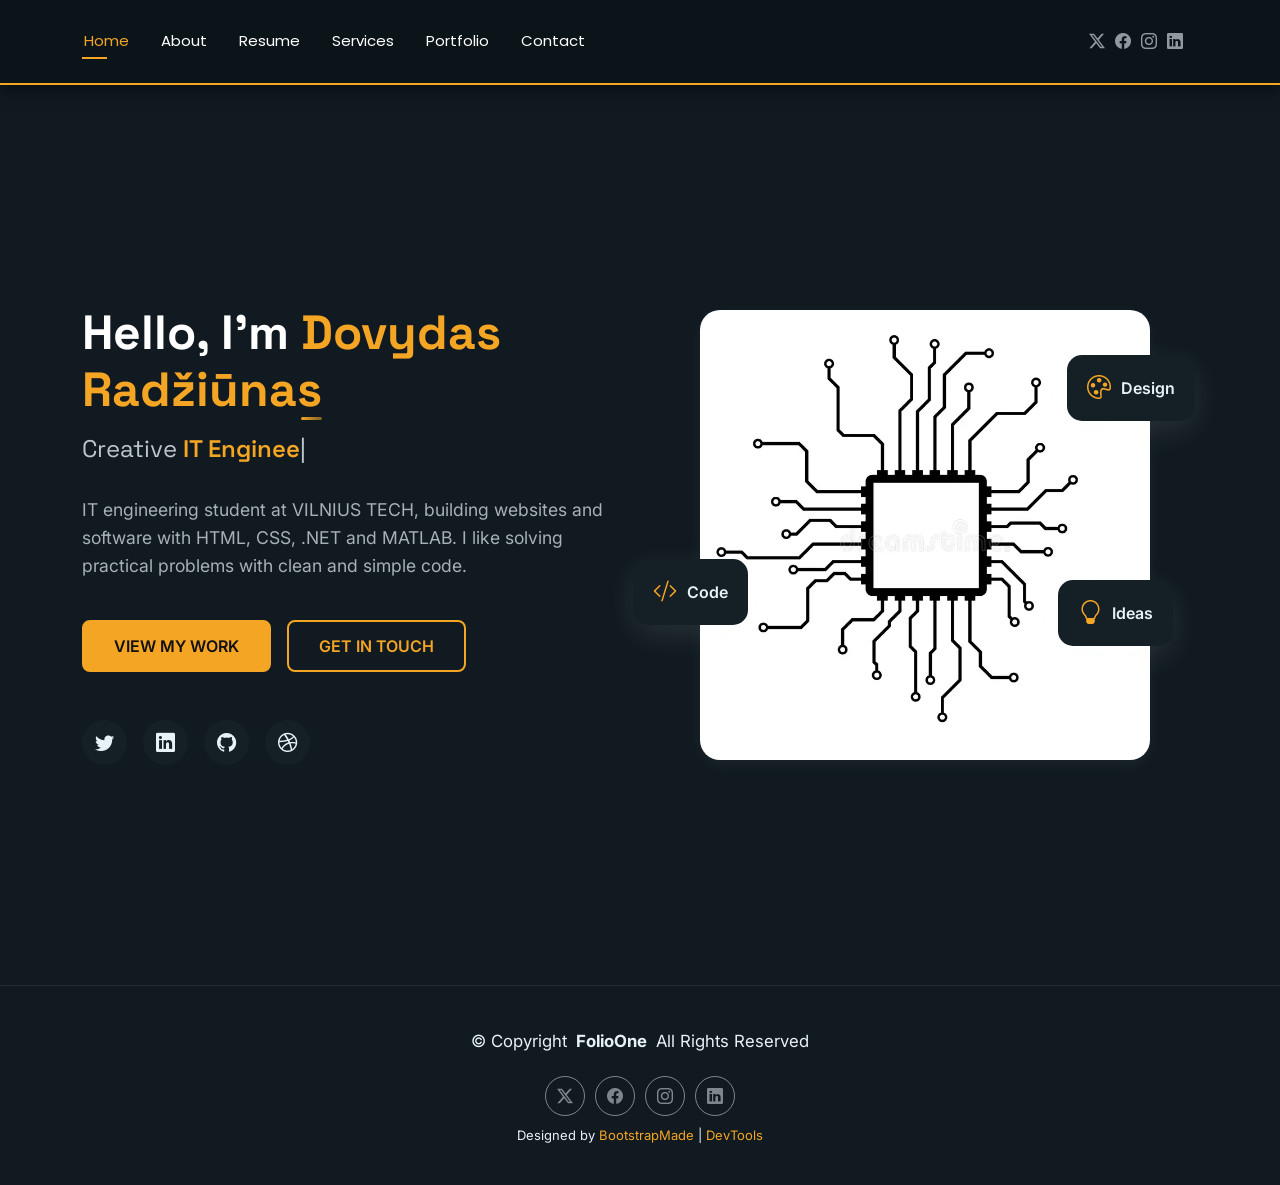
<file: index.html>
<!DOCTYPE html>
<html lang="en">

<head>
  <meta charset="utf-8">
  <meta content="width=device-width, initial-scale=1.0" name="viewport">
  <title>Mano CV</title>
  <meta name="author" content="Dovydas Radžiūnas">
  <meta name="description" content="Dovydas Radžiūnas CV puslapis">
  <meta name="keywords" content="">

  <!-- Favicons -->
  <link href="assets/img/favicon.png" rel="icon">
  <link href="assets/img/apple-touch-icon.png" rel="apple-touch-icon">

  <!-- Fonts -->
  <link href="https://fonts.googleapis.com" rel="preconnect">
  <link href="https://fonts.gstatic.com" rel="preconnect" crossorigin>
  <link href="https://fonts.googleapis.com/css2?family=Roboto:ital,wght@0,100;0,300;0,400;0,500;0,700;0,900;1,100;1,300;1,400;1,500;1,700;1,900&family=Poppins:ital,wght@0,100;0,200;0,300;0,400;0,500;0,600;0,700;0,800;0,900;1,100;1,200;1,300;1,400;1,500;1,600;1,700;1,800;1,900&family=Raleway:ital,wght@0,100;0,200;0,300;0,400;0,500;0,600;0,700;0,800;0,900;1,100;1,200;1,300;1,400;1,500;1,600;1,700;1,800;1,900&display=swap" rel="stylesheet">

  <!-- Vendor CSS Files -->
  <link href="assets/vendor/bootstrap/css/bootstrap.min.css" rel="stylesheet">
  <link href="assets/vendor/bootstrap-icons/bootstrap-icons.css" rel="stylesheet">
  <link href="assets/vendor/aos/aos.css" rel="stylesheet">
  <link href="assets/vendor/swiper/swiper-bundle.min.css" rel="stylesheet">
  <link href="assets/vendor/glightbox/css/glightbox.min.css" rel="stylesheet">

  <!-- Main CSS File -->
  <link href="assets/css/main.css" rel="stylesheet">
  <link href="assets/css/custom.css" rel="stylesheet">

  <!-- =======================================================
  * Template Name: FolioOne
  * Template URL: https://bootstrapmade.com/folioone-bootstrap-portfolio-website-template/
  * Updated: Aug 23 2025 with Bootstrap v5.3.7
  * Author: BootstrapMade.com
  * License: https://bootstrapmade.com/license/
  ======================================================== -->
</head>

<body class="index-page">

  <header id="header" class="header d-flex align-items-center light-background sticky-top">
    <div class="container position-relative d-flex align-items-center justify-content-between">

      <!-- <a href="index.html" class="logo d-flex align-items-center me-auto me-xl-0">
      <img src="assets/img/logo.webp" alt="">
      <h1 class="sitename">FolioOne</h1> 
    </a> -->

      <nav id="navmenu" class="navmenu">
        <ul>
          <li><a href="index.html" class="active">Home</a></li>
          <li><a href="about.html">About</a></li>
          <li><a href="resume.html">Resume</a></li>
          <li><a href="services.html">Services</a></li>
          <li><a href="portfolio.html">Portfolio</a></li>
          <li><a href="contact.html">Contact</a></li>
        </ul>
        <i class="mobile-nav-toggle d-xl-none bi bi-list"></i>
      </nav>

      <div class="header-social-links">
        <a href="#" class="twitter"><i class="bi bi-twitter-x"></i></a>
        <a href="#" class="facebook"><i class="bi bi-facebook"></i></a>
        <a href="#" class="instagram"><i class="bi bi-instagram"></i></a>
        <a href="#" class="linkedin"><i class="bi bi-linkedin"></i></a>
      </div>

    </div>
  </header>

  <main class="main">

    <!-- Hero Section -->
    <section id="hero" class="hero section">

      <div class="container" data-aos="fade-up" data-aos-delay="100">

        <div class="row gy-4 align-items-center">
          <div class="col-lg-6 order-2 order-lg-1">
            <div class="hero-content">
              <h1 data-aos="fade-up" data-aos-delay="200">Hello, I'm <span class="highlight">Dovydas Radžiūnas</span></h1>
              <h2 data-aos="fade-up" data-aos-delay="300">Creative <span class="typed" data-typed-items="IT Engineer, Web Developer"></span></h2>
              <p data-aos="fade-up" data-aos-delay="400">IT engineering student at VILNIUS TECH, building websites and software with HTML, CSS, .NET and MATLAB. I like solving practical problems with clean and simple code.</p>
              <div class="hero-actions" data-aos="fade-up" data-aos-delay="500">
                <a href="portfolio.html" class="btn btn-primary">View My Work</a>
                <a href="contact.html" class="btn btn-outline">Get In Touch</a>
              </div>
              <div class="social-links" data-aos="fade-up" data-aos-delay="600">
                <a href="#"><i class="bi bi-twitter"></i></a>
                <a href="#"><i class="bi bi-linkedin"></i></a>
                <a href="#"><i class="bi bi-github"></i></a>
                <a href="#"><i class="bi bi-dribbble"></i></a>
              </div>
            </div>
          </div>
          <div class="col-lg-6 order-1 order-lg-2">
            <div class="hero-image" data-aos="zoom-in" data-aos-delay="300">
              <div class="image-wrapper">
                <img src="assets/img/profile/my-photo.webp" alt="Dovydas Radžiūnas profile photo" width="800" height="800" class="img-fluid">
                <div class="floating-elements">
                  <div class="floating-card design" data-aos="fade-left" data-aos-delay="700">
                    <i class="bi bi-palette"></i>
                    <span>Design</span>
                  </div>
                  <div class="floating-card code" data-aos="fade-right" data-aos-delay="800">
                    <i class="bi bi-code-slash"></i>
                    <span>Code</span>
                  </div>
                  <div class="floating-card creativity" data-aos="fade-up" data-aos-delay="900">
                    <i class="bi bi-lightbulb"></i>
                    <span>Ideas</span>
                  </div>
                </div>
              </div>
            </div>
          </div>
        </div>

      </div>

    </section><!-- /Hero Section -->

  </main>

  <footer id="footer" class="footer">

    <div class="container">
      <div class="copyright text-center ">
        <p>© <span>Copyright</span> <strong class="px-1 sitename">FolioOne</strong> <span>All Rights Reserved<br></span></p>
      </div>
      <div class="social-links d-flex justify-content-center">
        <a href=""><i class="bi bi-twitter-x"></i></a>
        <a href=""><i class="bi bi-facebook"></i></a>
        <a href=""><i class="bi bi-instagram"></i></a>
        <a href=""><i class="bi bi-linkedin"></i></a>
      </div>
      <div class="credits">
        <!-- All the links in the footer should remain intact. -->
        <!-- You can delete the links only if you've purchased the pro version. -->
        <!-- Licensing information: https://bootstrapmade.com/license/ -->
        <!-- Purchase the pro version with working PHP/AJAX contact form: [buy-url] -->
        Designed by <a href="https://bootstrapmade.com/">BootstrapMade</a> | <a href="https://bootstrapmade.com/tools/">DevTools</a>
      </div>
    </div>

  </footer>

  <!-- Scroll Top -->
  <a href="#" id="scroll-top" class="scroll-top d-flex align-items-center justify-content-center"><i class="bi bi-arrow-up-short"></i></a>

  <!-- Preloader -->
  <div id="preloader"></div>

  <!-- Vendor JS Files -->
  <script src="assets/vendor/bootstrap/js/bootstrap.bundle.min.js"></script>
  <script src="assets/vendor/php-email-form/validate.js"></script>
  <script src="assets/vendor/aos/aos.js"></script>
  <script src="assets/vendor/typed.js/typed.umd.js"></script>
  <script src="assets/vendor/waypoints/noframework.waypoints.js"></script>
  <script src="assets/vendor/purecounter/purecounter_vanilla.js"></script>
  <script src="assets/vendor/swiper/swiper-bundle.min.js"></script>
  <script src="assets/vendor/imagesloaded/imagesloaded.pkgd.min.js"></script>
  <script src="assets/vendor/isotope-layout/isotope.pkgd.min.js"></script>
  <script src="assets/vendor/glightbox/js/glightbox.min.js"></script>

  <!-- Main JS File -->
  <script src="assets/js/main.js"></script>

</body>

</html>
</file>
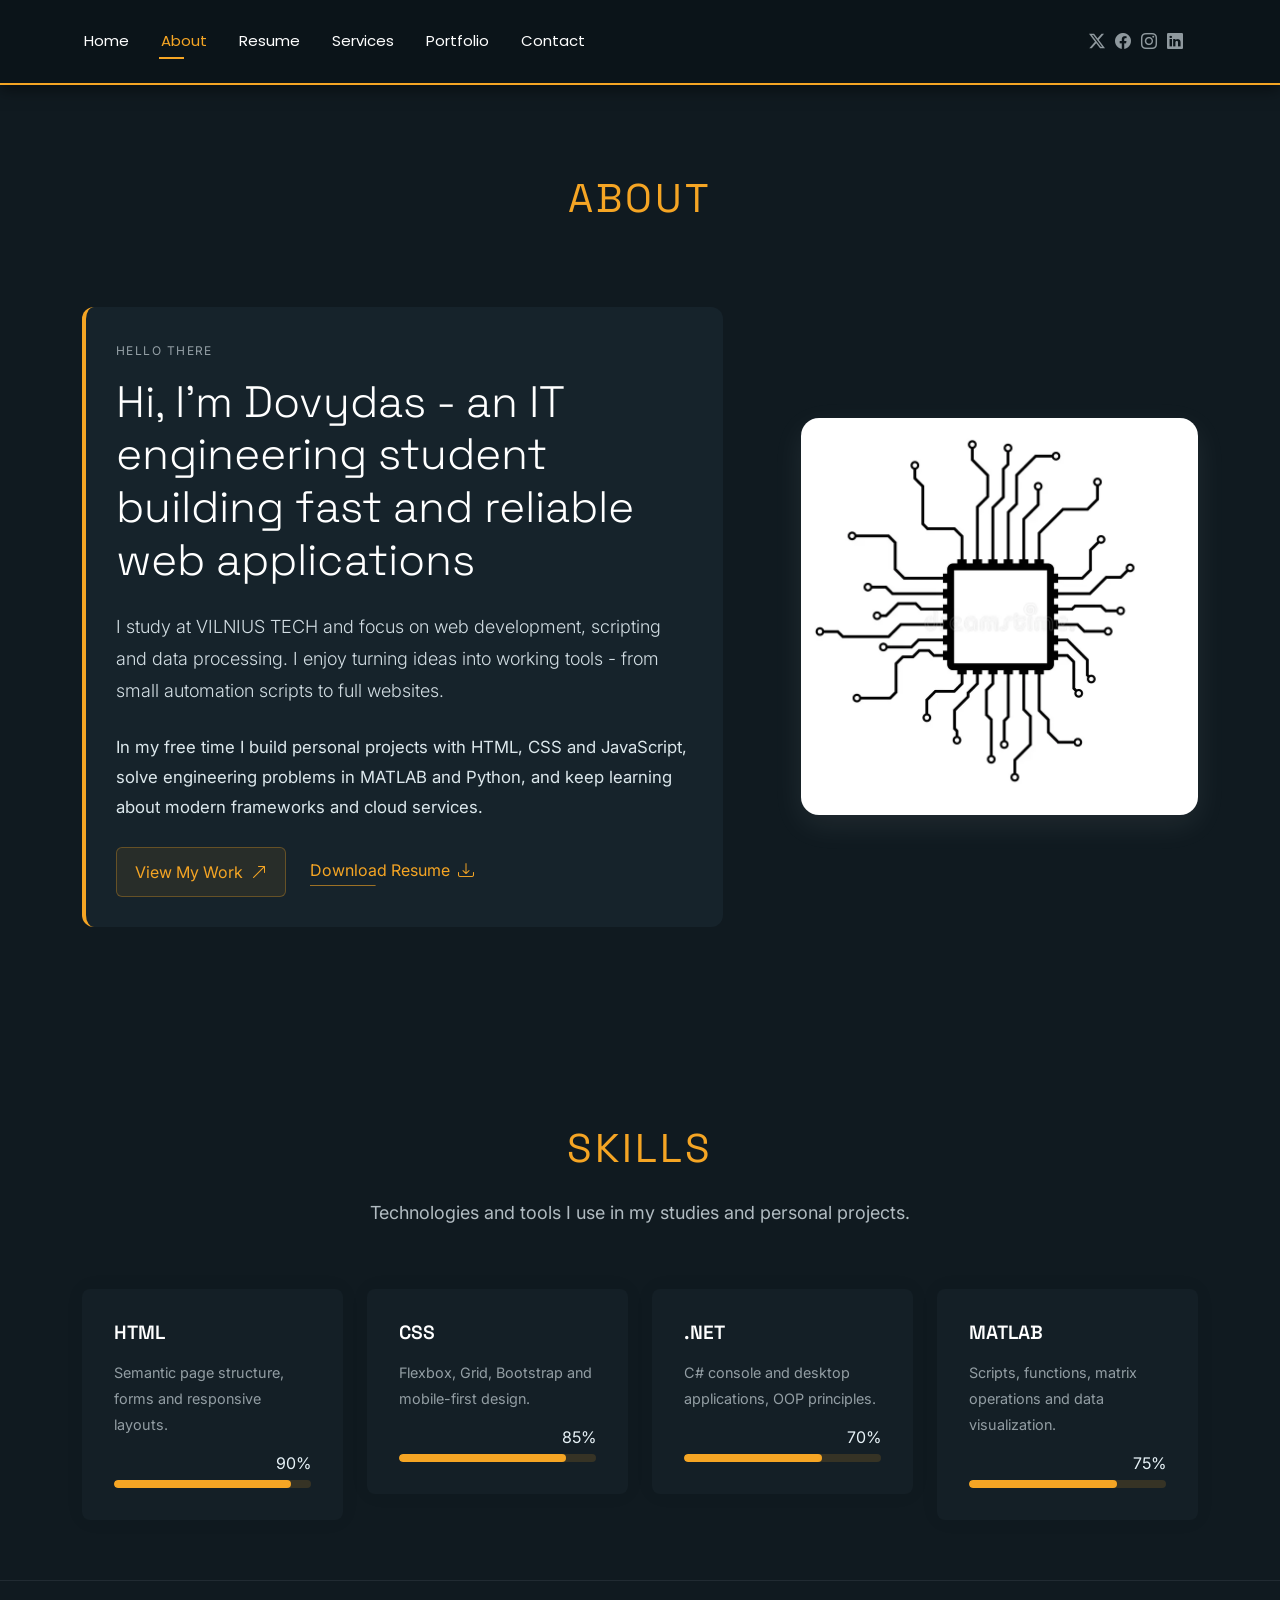
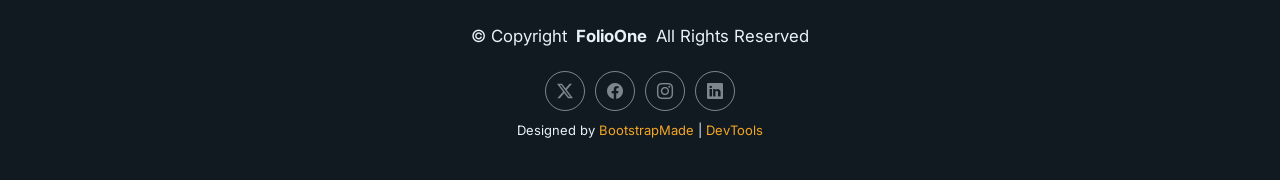
<file: about.html>
<!DOCTYPE html>
<html lang="en">

<head>
  <meta charset="utf-8">
  <meta content="width=device-width, initial-scale=1.0" name="viewport">
  <title>About - FolioOne Bootstrap Template</title>
  <meta name="description" content="">
  <meta name="keywords" content="">

  <!-- Favicons -->
  <link href="assets/img/favicon.png" rel="icon">
  <link href="assets/img/apple-touch-icon.png" rel="apple-touch-icon">

  <!-- Fonts -->
  <link href="https://fonts.googleapis.com" rel="preconnect">
  <link href="https://fonts.gstatic.com" rel="preconnect" crossorigin>
  <link href="https://fonts.googleapis.com/css2?family=Roboto:ital,wght@0,100;0,300;0,400;0,500;0,700;0,900;1,100;1,300;1,400;1,500;1,700;1,900&family=Poppins:ital,wght@0,100;0,200;0,300;0,400;0,500;0,600;0,700;0,800;0,900;1,100;1,200;1,300;1,400;1,500;1,600;1,700;1,800;1,900&family=Raleway:ital,wght@0,100;0,200;0,300;0,400;0,500;0,600;0,700;0,800;0,900;1,100;1,200;1,300;1,400;1,500;1,600;1,700;1,800;1,900&display=swap" rel="stylesheet">

  <!-- Vendor CSS Files -->
  <link href="assets/vendor/bootstrap/css/bootstrap.min.css" rel="stylesheet">
  <link href="assets/vendor/bootstrap-icons/bootstrap-icons.css" rel="stylesheet">
  <link href="assets/vendor/aos/aos.css" rel="stylesheet">
  <link href="assets/vendor/swiper/swiper-bundle.min.css" rel="stylesheet">
  <link href="assets/vendor/glightbox/css/glightbox.min.css" rel="stylesheet">

  <!-- Main CSS File -->
  <link href="assets/css/main.css" rel="stylesheet">
  <link href="assets/css/custom.css" rel="stylesheet">

  <!-- =======================================================
  * Template Name: FolioOne
  * Template URL: https://bootstrapmade.com/folioone-bootstrap-portfolio-website-template/
  * Updated: Aug 23 2025 with Bootstrap v5.3.7
  * Author: BootstrapMade.com
  * License: https://bootstrapmade.com/license/
  ======================================================== -->
</head>

<body class="about-page">

  <header id="header" class="header d-flex align-items-center light-background sticky-top">
    <div class="container position-relative d-flex align-items-center justify-content-between">

      <!-- <a href="index.html" class="logo d-flex align-items-center me-auto me-xl-0">
      <img src="assets/img/logo.webp" alt="">
      <h1 class="sitename">FolioOne</h1> 
    </a> -->

      <nav id="navmenu" class="navmenu">
        <ul>
          <li><a href="index.html">Home</a></li>
          <li><a href="about.html" class="active">About</a></li>
          <li><a href="resume.html">Resume</a></li>
          <li><a href="services.html">Services</a></li>
          <li><a href="portfolio.html">Portfolio</a></li>
          <li><a href="contact.html">Contact</a></li>
        </ul>
        <i class="mobile-nav-toggle d-xl-none bi bi-list"></i>
      </nav>

      <div class="header-social-links">
        <a href="#" class="twitter"><i class="bi bi-twitter-x"></i></a>
        <a href="#" class="facebook"><i class="bi bi-facebook"></i></a>
        <a href="#" class="instagram"><i class="bi bi-instagram"></i></a>
        <a href="#" class="linkedin"><i class="bi bi-linkedin"></i></a>
      </div>

    </div>
  </header>

  <main class="main">

    <!-- About Section -->
    <section id="about" class="about section">

      <!-- Section Title -->
      <div class="container section-title" data-aos="fade-up">
        <h2>About</h2>
      </div><!-- End Section Title -->

      <div class="container" data-aos="fade-up" data-aos-delay="100">

        <!-- Intro + Photo -->
        <div class="row align-items-center justify-content-between gy-5 mb-5">
          <div class="col-lg-7" data-aos="fade-right" data-aos-delay="150">
            <div class="intro-content">
              <span class="eyebrow">Hello there</span>
              <h2 class="headline">Hi, I'm Dovydas - an IT engineering student building fast and reliable web applications</h2>
              <p class="lead">
                I study at VILNIUS TECH and focus on web development, scripting and data processing. I enjoy turning ideas into working tools - from small automation scripts to full websites.
              </p>
              <p>
                In my free time I build personal projects with HTML, CSS and JavaScript, solve engineering problems in MATLAB and Python, and keep learning about modern frameworks and cloud services.
              </p>

              <div class="cta-group">
                <a href="#portfolio" class="btn-ghost">
                  View My Work <i class="bi bi-arrow-up-right"></i>
                </a>
                <a href="#" class="link-underline">
                  Download Resume <i class="bi bi-download"></i>
                </a>
              </div>
            </div>
          </div>

          <div class="col-lg-5" data-aos="zoom-in" data-aos-delay="250">
            <figure class="profile-figure text-center text-lg-end">
              <img src="assets/img/profile/my-photo.webp" alt="Dovydas Radžiūnas" class="img-fluid profile-photo">
            </figure>
          </div>
        </div>
        <!-- End Intro + Photo -->
      </div>
    </section><!-- /About Section -->

    <!-- Skills Section -->
    <section id="skills" class="skills section">

      <!-- Section Title -->
      <div class="container section-title" data-aos="fade-up">
        <h2>Skills</h2>
        <p>Technologies and tools I use in my studies and personal projects.</p>
      </div><!-- End Section Title -->

      <div class="container" data-aos="fade-up" data-aos-delay="100">

        <div class="row g-4 skills-animation">

          <div class="col-md-6 col-lg-3" data-aos="fade-up" data-aos-delay="100">
            <div class="skill-box">
              <h3>HTML</h3>
              <p>Semantic page structure, forms and responsive layouts.</p>
              <span class="text-end d-block">90%</span>
              <div class="progress">
                <div class="progress-bar" role="progressbar" aria-valuenow="90" aria-valuemin="0" aria-valuemax="100"></div>
              </div>
            </div>
          </div>

          <div class="col-md-6 col-lg-3" data-aos="fade-up" data-aos-delay="200">
            <div class="skill-box">
              <h3>CSS</h3>
              <p>Flexbox, Grid, Bootstrap and mobile-first design.</p>
              <span class="text-end d-block">85%</span>
              <div class="progress">
                <div class="progress-bar" role="progressbar" aria-valuenow="85" aria-valuemin="0" aria-valuemax="100"></div>
              </div>
            </div>
          </div>

          <div class="col-md-6 col-lg-3" data-aos="fade-up" data-aos-delay="300">
            <div class="skill-box">
              <h3>.NET</h3>
              <p>C# console and desktop applications, OOP principles.</p>
              <span class="text-end d-block">70%</span>
              <div class="progress">
                <div class="progress-bar" role="progressbar" aria-valuenow="70" aria-valuemin="0" aria-valuemax="100"></div>
              </div>
            </div>
          </div>

          <div class="col-md-6 col-lg-3" data-aos="fade-up" data-aos-delay="400">
            <div class="skill-box">
              <h3>MATLAB</h3>
              <p>Scripts, functions, matrix operations and data visualization.</p>
              <span class="text-end d-block">75%</span>
              <div class="progress">
                <div class="progress-bar" role="progressbar" aria-valuenow="75" aria-valuemin="0" aria-valuemax="100">
                </div>
              </div>
            </div>
          </div>

        </div>

      </div>

    </section><!-- /Skills Section -->
  </main>

  <footer id="footer" class="footer">

    <div class="container">
      <div class="copyright text-center ">
        <p>© <span>Copyright</span> <strong class="px-1 sitename">FolioOne</strong> <span>All Rights Reserved<br></span></p>
      </div>
      <div class="social-links d-flex justify-content-center">
        <a href=""><i class="bi bi-twitter-x"></i></a>
        <a href=""><i class="bi bi-facebook"></i></a>
        <a href=""><i class="bi bi-instagram"></i></a>
        <a href=""><i class="bi bi-linkedin"></i></a>
      </div>
      <div class="credits">
        <!-- All the links in the footer should remain intact. -->
        <!-- You can delete the links only if you've purchased the pro version. -->
        <!-- Licensing information: https://bootstrapmade.com/license/ -->
        <!-- Purchase the pro version with working PHP/AJAX contact form: [buy-url] -->
        Designed by <a href="https://bootstrapmade.com/">BootstrapMade</a> | <a href="https://bootstrapmade.com/tools/">DevTools</a>
      </div>
    </div>

  </footer>

  <!-- Scroll Top -->
  <a href="#" id="scroll-top" class="scroll-top d-flex align-items-center justify-content-center"><i class="bi bi-arrow-up-short"></i></a>

  <!-- Preloader -->
  <div id="preloader"></div>

  <!-- Vendor JS Files -->
  <script src="assets/vendor/bootstrap/js/bootstrap.bundle.min.js"></script>
  <script src="assets/vendor/php-email-form/validate.js"></script>
  <script src="assets/vendor/aos/aos.js"></script>
  <script src="assets/vendor/typed.js/typed.umd.js"></script>
  <script src="assets/vendor/waypoints/noframework.waypoints.js"></script>
  <script src="assets/vendor/purecounter/purecounter_vanilla.js"></script>
  <script src="assets/vendor/swiper/swiper-bundle.min.js"></script>
  <script src="assets/vendor/imagesloaded/imagesloaded.pkgd.min.js"></script>
  <script src="assets/vendor/isotope-layout/isotope.pkgd.min.js"></script>
  <script src="assets/vendor/glightbox/js/glightbox.min.js"></script>

  <!-- Main JS File -->
  <script src="assets/js/main.js"></script>

</body>

</html>
</file>
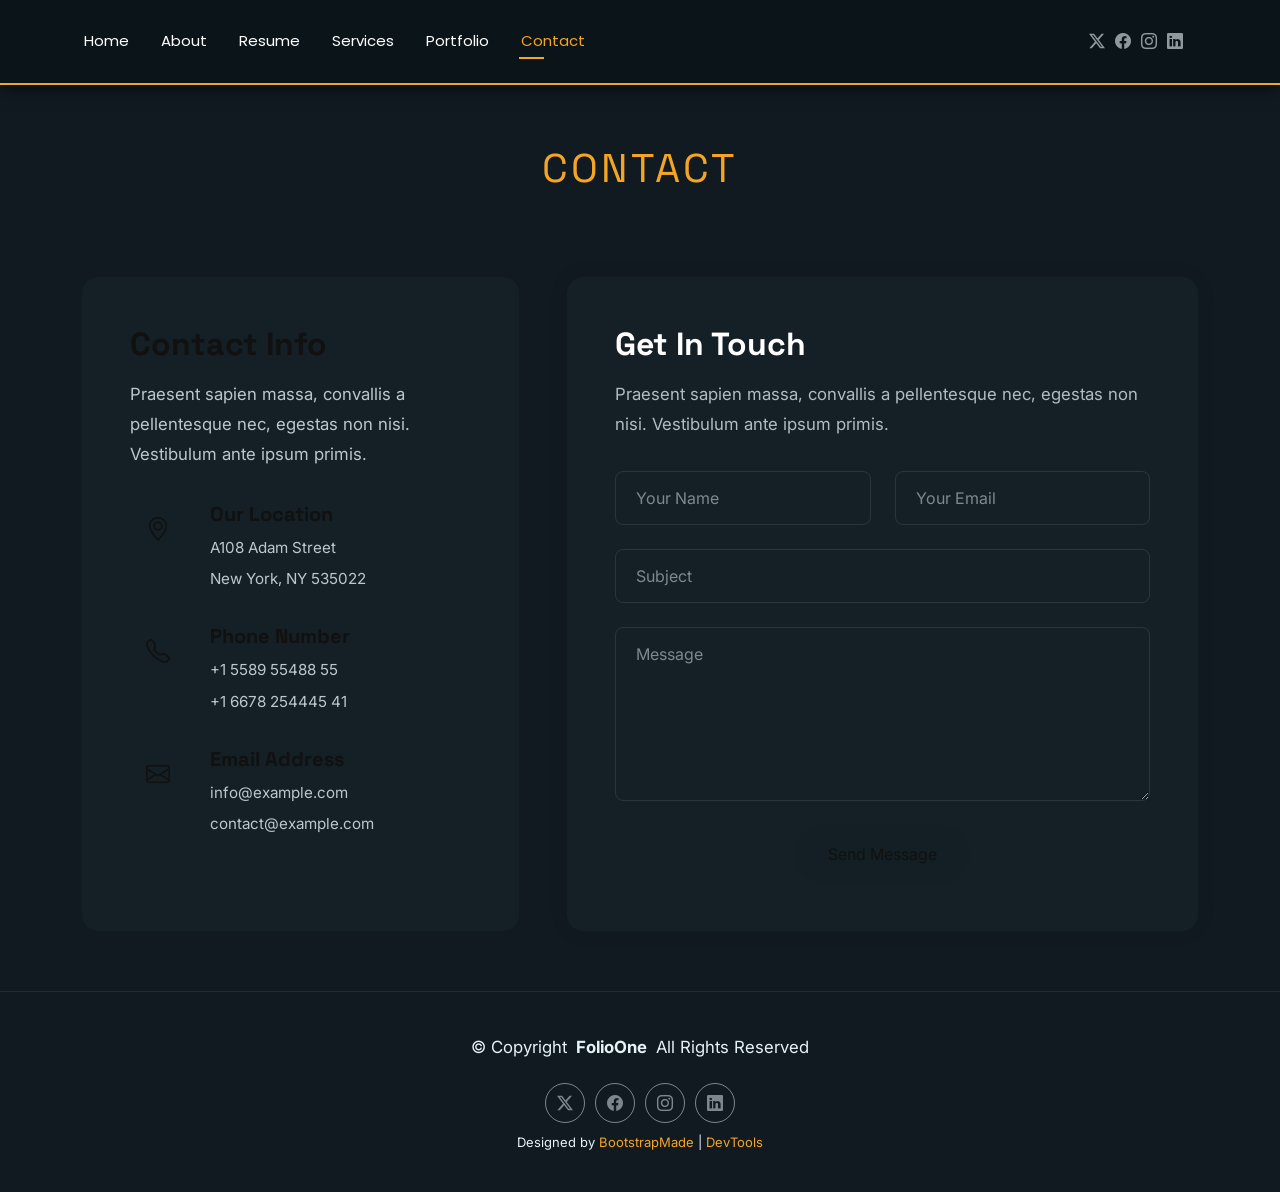
<file: contact.html>
<!DOCTYPE html>
<html lang="en">

<head>
  <meta charset="utf-8">
  <meta content="width=device-width, initial-scale=1.0" name="viewport">
  <title>Contact - FolioOne Bootstrap Template</title>
  <meta name="description" content="">
  <meta name="keywords" content="">

  <!-- Favicons -->
  <link href="assets/img/favicon.png" rel="icon">
  <link href="assets/img/apple-touch-icon.png" rel="apple-touch-icon">

  <!-- Fonts -->
  <link href="https://fonts.googleapis.com" rel="preconnect">
  <link href="https://fonts.gstatic.com" rel="preconnect" crossorigin>
  <link href="https://fonts.googleapis.com/css2?family=Roboto:ital,wght@0,100;0,300;0,400;0,500;0,700;0,900;1,100;1,300;1,400;1,500;1,700;1,900&family=Poppins:ital,wght@0,100;0,200;0,300;0,400;0,500;0,600;0,700;0,800;0,900;1,100;1,200;1,300;1,400;1,500;1,600;1,700;1,800;1,900&family=Raleway:ital,wght@0,100;0,200;0,300;0,400;0,500;0,600;0,700;0,800;0,900;1,100;1,200;1,300;1,400;1,500;1,600;1,700;1,800;1,900&display=swap" rel="stylesheet">

  <!-- Vendor CSS Files -->
  <link href="assets/vendor/bootstrap/css/bootstrap.min.css" rel="stylesheet">
  <link href="assets/vendor/bootstrap-icons/bootstrap-icons.css" rel="stylesheet">
  <link href="assets/vendor/aos/aos.css" rel="stylesheet">
  <link href="assets/vendor/swiper/swiper-bundle.min.css" rel="stylesheet">
  <link href="assets/vendor/glightbox/css/glightbox.min.css" rel="stylesheet">

  <!-- Main CSS File -->
  <link href="assets/css/main.css" rel="stylesheet">
  <link href="assets/css/custom.css" rel="stylesheet">

  <!-- =======================================================
  * Template Name: FolioOne
  * Template URL: https://bootstrapmade.com/folioone-bootstrap-portfolio-website-template/
  * Updated: Aug 23 2025 with Bootstrap v5.3.7
  * Author: BootstrapMade.com
  * License: https://bootstrapmade.com/license/
  ======================================================== -->
</head>

<body class="contact-page">

  <header id="header" class="header d-flex align-items-center light-background sticky-top">
    <div class="container position-relative d-flex align-items-center justify-content-between">

      <!-- <a href="index.html" class="logo d-flex align-items-center me-auto me-xl-0">
      <img src="assets/img/logo.webp" alt="">
      <h1 class="sitename">FolioOne</h1> 
    </a> -->

      <nav id="navmenu" class="navmenu">
        <ul>
          <li><a href="index.html">Home</a></li>
          <li><a href="about.html">About</a></li>
          <li><a href="resume.html">Resume</a></li>
          <li><a href="services.html">Services</a></li>
          <li><a href="portfolio.html">Portfolio</a></li>
          <li><a href="contact.html" class="active">Contact</a></li>
        </ul>
        <i class="mobile-nav-toggle d-xl-none bi bi-list"></i>
      </nav>

      <div class="header-social-links">
        <a href="#" class="twitter"><i class="bi bi-twitter-x"></i></a>
        <a href="#" class="facebook"><i class="bi bi-facebook"></i></a>
        <a href="#" class="instagram"><i class="bi bi-instagram"></i></a>
        <a href="#" class="linkedin"><i class="bi bi-linkedin"></i></a>
      </div>

    </div>
  </header>

  <main class="main">

    <!-- Contact Section -->
    <section id="contact" class="contact section">

      <!-- Section Title -->
      <div class="container section-title" data-aos="fade-up">
        <h2>Contact</h2>
      </div><!-- End Section Title -->

      <div class="container" data-aos="fade-up" data-aos-delay="100">

        <div class="row g-4 g-lg-5">
          <div class="col-lg-5">
            <div class="info-box" data-aos="fade-up" data-aos-delay="200">
              <h3>Contact Info</h3>
              <p>Praesent sapien massa, convallis a pellentesque nec, egestas non nisi. Vestibulum ante ipsum primis.</p>

              <div class="info-item" data-aos="fade-up" data-aos-delay="300">
                <div class="icon-box">
                  <i class="bi bi-geo-alt"></i>
                </div>
                <div class="content">
                  <h4>Our Location</h4>
                  <p>A108 Adam Street</p>
                  <p>New York, NY 535022</p>
                </div>
              </div>

              <div class="info-item" data-aos="fade-up" data-aos-delay="400">
                <div class="icon-box">
                  <i class="bi bi-telephone"></i>
                </div>
                <div class="content">
                  <h4>Phone Number</h4>
                  <p>+1 5589 55488 55</p>
                  <p>+1 6678 254445 41</p>
                </div>
              </div>

              <div class="info-item" data-aos="fade-up" data-aos-delay="500">
                <div class="icon-box">
                  <i class="bi bi-envelope"></i>
                </div>
                <div class="content">
                  <h4>Email Address</h4>
                  <p>info@example.com</p>
                  <p>contact@example.com</p>
                </div>
              </div>
            </div>
          </div>

          <div class="col-lg-7">
            <div class="contact-form" data-aos="fade-up" data-aos-delay="300">
              <h3>Get In Touch</h3>
              <p>Praesent sapien massa, convallis a pellentesque nec, egestas non nisi. Vestibulum ante ipsum primis.</p>

              <form action="forms/contact.php" method="post" class="php-email-form" data-aos="fade-up" data-aos-delay="200">
                <div class="row gy-4">

                  <div class="col-md-6">
                    <input type="text" name="name" class="form-control" placeholder="Your Name" required="">
                  </div>

                  <div class="col-md-6 ">
                    <input type="email" class="form-control" name="email" placeholder="Your Email" required="">
                  </div>

                  <div class="col-12">
                    <input type="text" class="form-control" name="subject" placeholder="Subject" required="">
                  </div>

                  <div class="col-12">
                    <textarea class="form-control" name="message" rows="6" placeholder="Message" required=""></textarea>
                  </div>

                  <div class="col-12 text-center">
                    <div class="loading">Loading</div>
                    <div class="error-message"></div>
                    <div class="sent-message">Your message has been sent. Thank you!</div>

                    <button type="submit" class="btn">Send Message</button>
                  </div>

                </div>
              </form>

            </div>
          </div>

        </div>

      </div>

    </section><!-- /Contact Section -->

  </main>

  <footer id="footer" class="footer">

    <div class="container">
      <div class="copyright text-center ">
        <p>© <span>Copyright</span> <strong class="px-1 sitename">FolioOne</strong> <span>All Rights Reserved<br></span></p>
      </div>
      <div class="social-links d-flex justify-content-center">
        <a href=""><i class="bi bi-twitter-x"></i></a>
        <a href=""><i class="bi bi-facebook"></i></a>
        <a href=""><i class="bi bi-instagram"></i></a>
        <a href=""><i class="bi bi-linkedin"></i></a>
      </div>
      <div class="credits">
        <!-- All the links in the footer should remain intact. -->
        <!-- You can delete the links only if you've purchased the pro version. -->
        <!-- Licensing information: https://bootstrapmade.com/license/ -->
        <!-- Purchase the pro version with working PHP/AJAX contact form: [buy-url] -->
        Designed by <a href="https://bootstrapmade.com/">BootstrapMade</a> | <a href="https://bootstrapmade.com/tools/">DevTools</a>
      </div>
    </div>

  </footer>

  <!-- Scroll Top -->
  <a href="#" id="scroll-top" class="scroll-top d-flex align-items-center justify-content-center"><i class="bi bi-arrow-up-short"></i></a>

  <!-- Preloader -->
  <div id="preloader"></div>

  <!-- Vendor JS Files -->
  <script src="assets/vendor/bootstrap/js/bootstrap.bundle.min.js"></script>
  <script src="assets/vendor/php-email-form/validate.js"></script>
  <script src="assets/vendor/aos/aos.js"></script>
  <script src="assets/vendor/typed.js/typed.umd.js"></script>
  <script src="assets/vendor/waypoints/noframework.waypoints.js"></script>
  <script src="assets/vendor/purecounter/purecounter_vanilla.js"></script>
  <script src="assets/vendor/swiper/swiper-bundle.min.js"></script>
  <script src="assets/vendor/imagesloaded/imagesloaded.pkgd.min.js"></script>
  <script src="assets/vendor/isotope-layout/isotope.pkgd.min.js"></script>
  <script src="assets/vendor/glightbox/js/glightbox.min.js"></script>

  <!-- Main JS File -->
  <script src="assets/js/main.js"></script>

</body>

</html>
</file>
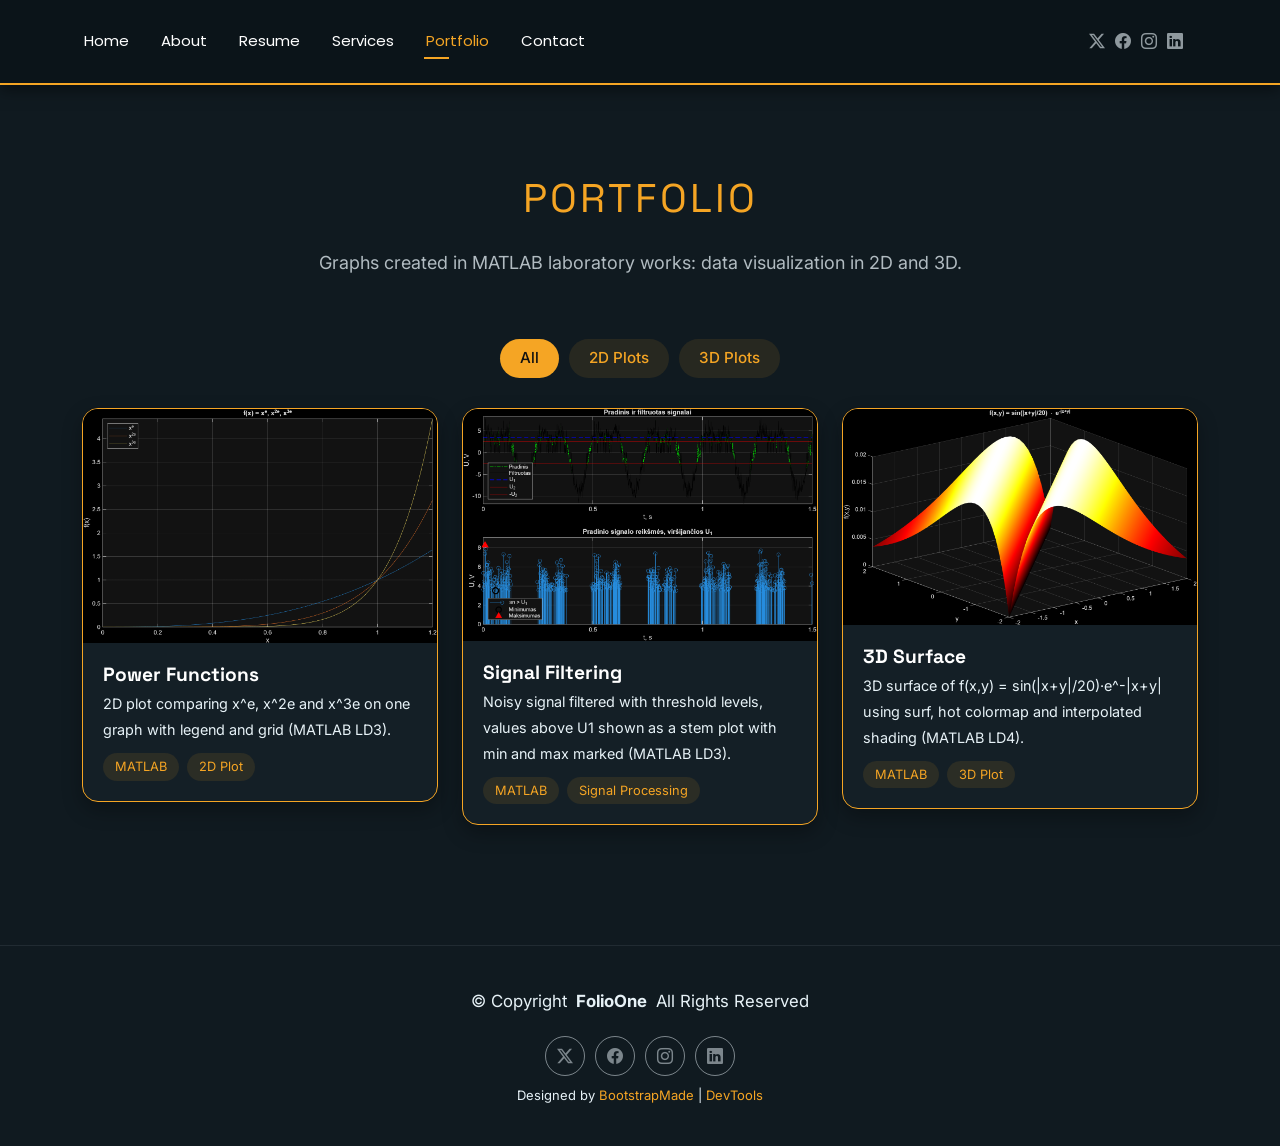
<file: portfolio.html>
<!DOCTYPE html>
<html lang="en">

<head>
  <meta charset="utf-8">
  <meta content="width=device-width, initial-scale=1.0" name="viewport">
  <title>Portfolio - FolioOne Bootstrap Template</title>
  <meta name="description" content="">
  <meta name="keywords" content="">

  <!-- Favicons -->
  <link href="assets/img/favicon.png" rel="icon">
  <link href="assets/img/apple-touch-icon.png" rel="apple-touch-icon">

  <!-- Fonts -->
  <link href="https://fonts.googleapis.com" rel="preconnect">
  <link href="https://fonts.gstatic.com" rel="preconnect" crossorigin>
  <link href="https://fonts.googleapis.com/css2?family=Roboto:ital,wght@0,100;0,300;0,400;0,500;0,700;0,900;1,100;1,300;1,400;1,500;1,700;1,900&family=Poppins:ital,wght@0,100;0,200;0,300;0,400;0,500;0,600;0,700;0,800;0,900;1,100;1,200;1,300;1,400;1,500;1,600;1,700;1,800;1,900&family=Raleway:ital,wght@0,100;0,200;0,300;0,400;0,500;0,600;0,700;0,800;0,900;1,100;1,200;1,300;1,400;1,500;1,600;1,700;1,800;1,900&display=swap" rel="stylesheet">

  <!-- Vendor CSS Files -->
  <link href="assets/vendor/bootstrap/css/bootstrap.min.css" rel="stylesheet">
  <link href="assets/vendor/bootstrap-icons/bootstrap-icons.css" rel="stylesheet">
  <link href="assets/vendor/aos/aos.css" rel="stylesheet">
  <link href="assets/vendor/swiper/swiper-bundle.min.css" rel="stylesheet">
  <link href="assets/vendor/glightbox/css/glightbox.min.css" rel="stylesheet">

  <!-- Main CSS File -->
  <link href="assets/css/main.css" rel="stylesheet">
  <link href="assets/css/custom.css" rel="stylesheet">

  <!-- =======================================================
  * Template Name: FolioOne
  * Template URL: https://bootstrapmade.com/folioone-bootstrap-portfolio-website-template/
  * Updated: Aug 23 2025 with Bootstrap v5.3.7
  * Author: BootstrapMade.com
  * License: https://bootstrapmade.com/license/
  ======================================================== -->
</head>

<body class="portfolio-page">

  <header id="header" class="header d-flex align-items-center light-background sticky-top">
    <div class="container position-relative d-flex align-items-center justify-content-between">

      <!-- <a href="index.html" class="logo d-flex align-items-center me-auto me-xl-0">
      <img src="assets/img/logo.webp" alt="">
      <h1 class="sitename">FolioOne</h1> 
    </a> -->

      <nav id="navmenu" class="navmenu">
        <ul>
          <li><a href="index.html">Home</a></li>
          <li><a href="about.html">About</a></li>
          <li><a href="resume.html">Resume</a></li>
          <li><a href="services.html">Services</a></li>
          <li><a href="portfolio.html" class="active">Portfolio</a></li>
          <li><a href="contact.html">Contact</a></li>
        </ul>
        <i class="mobile-nav-toggle d-xl-none bi bi-list"></i>
      </nav>

      <div class="header-social-links">
        <a href="#" class="twitter"><i class="bi bi-twitter-x"></i></a>
        <a href="#" class="facebook"><i class="bi bi-facebook"></i></a>
        <a href="#" class="instagram"><i class="bi bi-instagram"></i></a>
        <a href="#" class="linkedin"><i class="bi bi-linkedin"></i></a>
      </div>

    </div>
  </header>

  <main class="main">

    <!-- Portfolio Section -->
    <section id="portfolio" class="portfolio section">

      <!-- Section Title -->
      <div class="container section-title" data-aos="fade-up">
        <h2>Portfolio</h2>
        <p>Graphs created in MATLAB laboratory works: data visualization in 2D and 3D.</p>
      </div><!-- End Section Title -->

      <div class="container" data-aos="fade-up" data-aos-delay="100">

        <div class="isotope-layout" data-default-filter="*" data-layout="masonry" data-sort="original-order">
          <ul class="portfolio-filters isotope-filters" data-aos="fade-up" data-aos-delay="200">
            <li data-filter="*" class="filter-active">All</li>
            <li data-filter=".filter-2d">2D Plots</li>
            <li data-filter=".filter-3d">3D Plots</li>
          </ul><!-- End Portfolio Filters -->

          <div class="row gy-4 isotope-container" data-aos="fade-up" data-aos-delay="300">
            <div class="col-lg-4 col-md-6 portfolio-item isotope-item filter-2d">
              <div class="portfolio-card">
                <div class="portfolio-img">
                  <img src="assets/img/portfolio/ld3-power-functions.png" alt="MATLAB 2D plot of power functions x^e, x^2e and x^3e" width="1241" height="823" class="img-fluid">
                  <div class="portfolio-overlay">
                    <a href="assets/img/portfolio/ld3-power-functions.png" class="glightbox portfolio-lightbox"><i class="bi bi-plus"></i></a>
                  </div>
                </div>
                <div class="portfolio-info">
                  <h4>Power Functions</h4>
                  <p>2D plot comparing x^e, x^2e and x^3e on one graph with legend and grid (MATLAB LD3).</p>
                  <div class="portfolio-tags">
                    <span>MATLAB</span>
                    <span>2D Plot</span>
                  </div>
                </div>
              </div>
            </div>

            <div class="col-lg-4 col-md-6 portfolio-item isotope-item filter-2d">
              <div class="portfolio-card">
                <div class="portfolio-img">
                  <img src="assets/img/portfolio/ld3-signal-filtering.png" alt="MATLAB plot of a noisy signal filtered by voltage thresholds" width="1245" height="818" class="img-fluid">
                  <div class="portfolio-overlay">
                    <a href="assets/img/portfolio/ld3-signal-filtering.png" class="glightbox portfolio-lightbox"><i class="bi bi-plus"></i></a>
                  </div>
                </div>
                <div class="portfolio-info">
                  <h4>Signal Filtering</h4>
                  <p>Noisy signal filtered with threshold levels, values above U1 shown as a stem plot with min and max marked (MATLAB LD3).</p>
                  <div class="portfolio-tags">
                    <span>MATLAB</span>
                    <span>Signal Processing</span>
                  </div>
                </div>
              </div>
            </div>

            <div class="col-lg-4 col-md-6 portfolio-item isotope-item filter-3d">
              <div class="portfolio-card">
                <div class="portfolio-img">
                  <img src="assets/img/portfolio/ld4-3d-surface.png" alt="MATLAB 3D surface plot of sin(|x+y|/20)·e^-|x+y| with hot colormap" width="1302" height="796" class="img-fluid">
                  <div class="portfolio-overlay">
                    <a href="assets/img/portfolio/ld4-3d-surface.png" class="glightbox portfolio-lightbox"><i class="bi bi-plus"></i></a>
                  </div>
                </div>
                <div class="portfolio-info">
                  <h4>3D Surface</h4>
                  <p>3D surface of f(x,y) = sin(|x+y|/20)·e^-|x+y| using surf, hot colormap and interpolated shading (MATLAB LD4).</p>
                  <div class="portfolio-tags">
                    <span>MATLAB</span>
                    <span>3D Plot</span>
                  </div>
                </div>
              </div>
            </div>
          </div><!-- End Portfolio Items Container -->

        </div>

      </div>

    </section><!-- /Portfolio Section -->

  </main>

  <footer id="footer" class="footer">

    <div class="container">
      <div class="copyright text-center ">
        <p>© <span>Copyright</span> <strong class="px-1 sitename">FolioOne</strong> <span>All Rights Reserved<br></span></p>
      </div>
      <div class="social-links d-flex justify-content-center">
        <a href=""><i class="bi bi-twitter-x"></i></a>
        <a href=""><i class="bi bi-facebook"></i></a>
        <a href=""><i class="bi bi-instagram"></i></a>
        <a href=""><i class="bi bi-linkedin"></i></a>
      </div>
      <div class="credits">
        <!-- All the links in the footer should remain intact. -->
        <!-- You can delete the links only if you've purchased the pro version. -->
        <!-- Licensing information: https://bootstrapmade.com/license/ -->
        <!-- Purchase the pro version with working PHP/AJAX contact form: [buy-url] -->
        Designed by <a href="https://bootstrapmade.com/">BootstrapMade</a> | <a href="https://bootstrapmade.com/tools/">DevTools</a>
      </div>
    </div>

  </footer>

  <!-- Scroll Top -->
  <a href="#" id="scroll-top" class="scroll-top d-flex align-items-center justify-content-center"><i class="bi bi-arrow-up-short"></i></a>

  <!-- Preloader -->
  <div id="preloader"></div>

  <!-- Vendor JS Files -->
  <script src="assets/vendor/bootstrap/js/bootstrap.bundle.min.js"></script>
  <script src="assets/vendor/php-email-form/validate.js"></script>
  <script src="assets/vendor/aos/aos.js"></script>
  <script src="assets/vendor/typed.js/typed.umd.js"></script>
  <script src="assets/vendor/waypoints/noframework.waypoints.js"></script>
  <script src="assets/vendor/purecounter/purecounter_vanilla.js"></script>
  <script src="assets/vendor/swiper/swiper-bundle.min.js"></script>
  <script src="assets/vendor/imagesloaded/imagesloaded.pkgd.min.js"></script>
  <script src="assets/vendor/isotope-layout/isotope.pkgd.min.js"></script>
  <script src="assets/vendor/glightbox/js/glightbox.min.js"></script>

  <!-- Main JS File -->
  <script src="assets/js/main.js"></script>

</body>

</html>
</file>
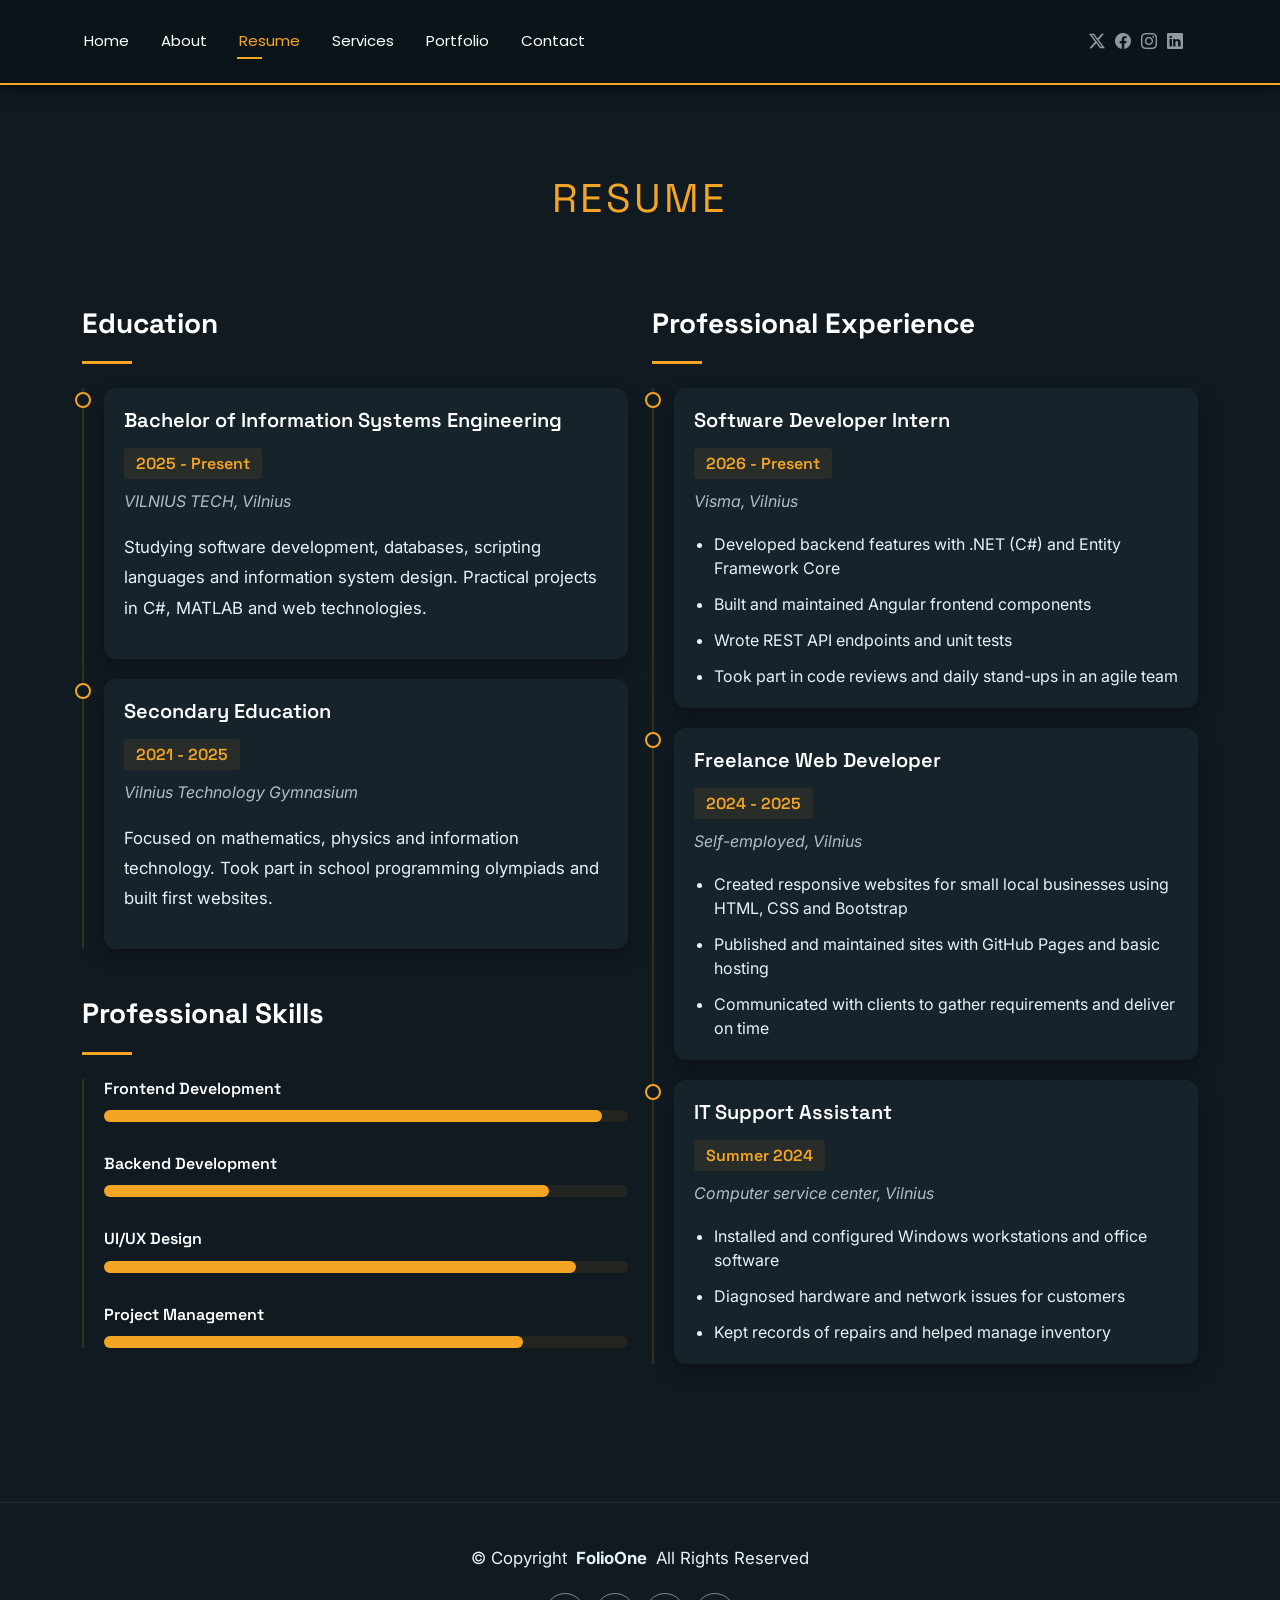
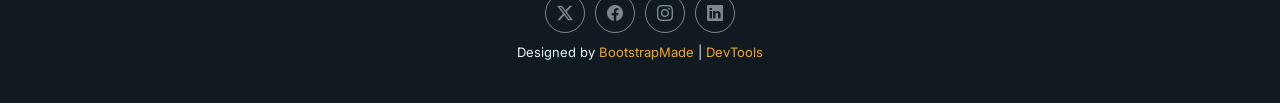
<file: resume.html>
<!DOCTYPE html>
<html lang="en">

<head>
  <meta charset="utf-8">
  <meta content="width=device-width, initial-scale=1.0" name="viewport">
  <title>Resume - FolioOne Bootstrap Template</title>
  <meta name="description" content="">
  <meta name="keywords" content="">

  <!-- Favicons -->
  <link href="assets/img/favicon.png" rel="icon">
  <link href="assets/img/apple-touch-icon.png" rel="apple-touch-icon">

  <!-- Fonts -->
  <link href="https://fonts.googleapis.com" rel="preconnect">
  <link href="https://fonts.gstatic.com" rel="preconnect" crossorigin>
  <link href="https://fonts.googleapis.com/css2?family=Roboto:ital,wght@0,100;0,300;0,400;0,500;0,700;0,900;1,100;1,300;1,400;1,500;1,700;1,900&family=Poppins:ital,wght@0,100;0,200;0,300;0,400;0,500;0,600;0,700;0,800;0,900;1,100;1,200;1,300;1,400;1,500;1,600;1,700;1,800;1,900&family=Raleway:ital,wght@0,100;0,200;0,300;0,400;0,500;0,600;0,700;0,800;0,900;1,100;1,200;1,300;1,400;1,500;1,600;1,700;1,800;1,900&display=swap" rel="stylesheet">

  <!-- Vendor CSS Files -->
  <link href="assets/vendor/bootstrap/css/bootstrap.min.css" rel="stylesheet">
  <link href="assets/vendor/bootstrap-icons/bootstrap-icons.css" rel="stylesheet">
  <link href="assets/vendor/aos/aos.css" rel="stylesheet">
  <link href="assets/vendor/swiper/swiper-bundle.min.css" rel="stylesheet">
  <link href="assets/vendor/glightbox/css/glightbox.min.css" rel="stylesheet">

  <!-- Main CSS File -->
  <link href="assets/css/main.css" rel="stylesheet">
  <link href="assets/css/custom.css" rel="stylesheet">

  <!-- =======================================================
  * Template Name: FolioOne
  * Template URL: https://bootstrapmade.com/folioone-bootstrap-portfolio-website-template/
  * Updated: Aug 23 2025 with Bootstrap v5.3.7
  * Author: BootstrapMade.com
  * License: https://bootstrapmade.com/license/
  ======================================================== -->
</head>

<body class="resume-page">

  <header id="header" class="header d-flex align-items-center light-background sticky-top">
    <div class="container position-relative d-flex align-items-center justify-content-between">

      <!-- <a href="index.html" class="logo d-flex align-items-center me-auto me-xl-0">
      <img src="assets/img/logo.webp" alt="">
      <h1 class="sitename">FolioOne</h1> 
    </a> -->

      <nav id="navmenu" class="navmenu">
        <ul>
          <li><a href="index.html">Home</a></li>
          <li><a href="about.html">About</a></li>
          <li><a href="resume.html" class="active">Resume</a></li>
          <li><a href="services.html">Services</a></li>
          <li><a href="portfolio.html">Portfolio</a></li>
          <li><a href="contact.html">Contact</a></li>
        </ul>
        <i class="mobile-nav-toggle d-xl-none bi bi-list"></i>
      </nav>

      <div class="header-social-links">
        <a href="#" class="twitter"><i class="bi bi-twitter-x"></i></a>
        <a href="#" class="facebook"><i class="bi bi-facebook"></i></a>
        <a href="#" class="instagram"><i class="bi bi-instagram"></i></a>
        <a href="#" class="linkedin"><i class="bi bi-linkedin"></i></a>
      </div>

    </div>
  </header>

  <main class="main">

    <!-- Resume Section -->
    <section id="resume" class="resume section">

      <!-- Section Title -->
      <div class="container section-title" data-aos="fade-up">
        <h2>Resume</h2>
      </div><!-- End Section Title -->

      <div class="container" data-aos="fade-up" data-aos-delay="100">

        <div class="row">
          <div class="col-lg-6">

            <!-- Education Section -->
            <div class="resume-item" data-aos="fade-up">
              <h3 class="resume-title">Education</h3>

              <div class="resume-content">
                <article class="education-item">
                  <h4>Bachelor of Information Systems Engineering</h4>
                  <h5>2025 - Present</h5>
                  <p class="institution"><em>VILNIUS TECH, Vilnius</em></p>
                  <p>Studying software development, databases, scripting languages and information system design. Practical projects in C#, MATLAB and web technologies.</p>
                </article>

                <article class="education-item">
                  <h4>Secondary Education</h4>
                  <h5>2021 - 2025</h5>
                  <p class="institution"><em>Vilnius Technology Gymnasium</em></p>
                  <p>Focused on mathematics, physics and information technology. Took part in school programming olympiads and built first websites.</p>
                </article>
              </div>
            </div><!-- End Education Section -->

            <!-- Professional Skills Section -->
            <div class="resume-item skills-animation" data-aos="fade-up">
              <h3 class="resume-title">Professional Skills</h3>

              <div class="resume-content">
                <div class="skill-item">
                  <h4>Frontend Development</h4>
                  <div class="progress">
                    <div class="progress-bar" role="progressbar" aria-valuenow="95" aria-valuemin="0" aria-valuemax="100"></div>
                  </div>
                </div>

                <div class="skill-item">
                  <h4>Backend Development</h4>
                  <div class="progress">
                    <div class="progress-bar" role="progressbar" aria-valuenow="85" aria-valuemin="0" aria-valuemax="100"></div>
                  </div>
                </div>

                <div class="skill-item">
                  <h4>UI/UX Design</h4>
                  <div class="progress">
                    <div class="progress-bar" role="progressbar" aria-valuenow="90" aria-valuemin="0" aria-valuemax="100"></div>
                  </div>
                </div>

                <div class="skill-item">
                  <h4>Project Management</h4>
                  <div class="progress">
                    <div class="progress-bar" role="progressbar" aria-valuenow="80" aria-valuemin="0" aria-valuemax="100"></div>
                  </div>
                </div>
              </div>
            </div><!-- End Professional Skills Section -->
          </div>

          <div class="col-lg-6">
            <!-- Experience Section -->
            <div class="resume-item" data-aos="fade-up" data-aos-delay="100">
              <h3 class="resume-title">Professional Experience</h3>

              <div class="resume-content">
                <article class="experience-item">
                  <h4>Software Developer Intern</h4>
                  <h5>2026 - Present</h5>
                  <p class="company"><em>Visma, Vilnius</em></p>
                  <ul>
                    <li>Developed backend features with .NET (C#) and Entity Framework Core</li>
                    <li>Built and maintained Angular frontend components</li>
                    <li>Wrote REST API endpoints and unit tests</li>
                    <li>Took part in code reviews and daily stand-ups in an agile team</li>
                  </ul>
                </article>

                <article class="experience-item">
                  <h4>Freelance Web Developer</h4>
                  <h5>2024 - 2025</h5>
                  <p class="company"><em>Self-employed, Vilnius</em></p>
                  <ul>
                    <li>Created responsive websites for small local businesses using HTML, CSS and Bootstrap</li>
                    <li>Published and maintained sites with GitHub Pages and basic hosting</li>
                    <li>Communicated with clients to gather requirements and deliver on time</li>
                  </ul>
                </article>

                <article class="experience-item">
                  <h4>IT Support Assistant</h4>
                  <h5>Summer 2024</h5>
                  <p class="company"><em>Computer service center, Vilnius</em></p>
                  <ul>
                    <li>Installed and configured Windows workstations and office software</li>
                    <li>Diagnosed hardware and network issues for customers</li>
                    <li>Kept records of repairs and helped manage inventory</li>
                  </ul>
                </article>
              </div>
            </div><!-- End Experience Section -->
          </div>
        </div>

      </div>

    </section><!-- /Resume Section -->

  </main>

  <footer id="footer" class="footer">

    <div class="container">
      <div class="copyright text-center ">
        <p>© <span>Copyright</span> <strong class="px-1 sitename">FolioOne</strong> <span>All Rights Reserved<br></span></p>
      </div>
      <div class="social-links d-flex justify-content-center">
        <a href=""><i class="bi bi-twitter-x"></i></a>
        <a href=""><i class="bi bi-facebook"></i></a>
        <a href=""><i class="bi bi-instagram"></i></a>
        <a href=""><i class="bi bi-linkedin"></i></a>
      </div>
      <div class="credits">
        <!-- All the links in the footer should remain intact. -->
        <!-- You can delete the links only if you've purchased the pro version. -->
        <!-- Licensing information: https://bootstrapmade.com/license/ -->
        <!-- Purchase the pro version with working PHP/AJAX contact form: [buy-url] -->
        Designed by <a href="https://bootstrapmade.com/">BootstrapMade</a> | <a href="https://bootstrapmade.com/tools/">DevTools</a>
      </div>
    </div>

  </footer>

  <!-- Scroll Top -->
  <a href="#" id="scroll-top" class="scroll-top d-flex align-items-center justify-content-center"><i class="bi bi-arrow-up-short"></i></a>

  <!-- Preloader -->
  <div id="preloader"></div>

  <!-- Vendor JS Files -->
  <script src="assets/vendor/bootstrap/js/bootstrap.bundle.min.js"></script>
  <script src="assets/vendor/php-email-form/validate.js"></script>
  <script src="assets/vendor/aos/aos.js"></script>
  <script src="assets/vendor/typed.js/typed.umd.js"></script>
  <script src="assets/vendor/waypoints/noframework.waypoints.js"></script>
  <script src="assets/vendor/purecounter/purecounter_vanilla.js"></script>
  <script src="assets/vendor/swiper/swiper-bundle.min.js"></script>
  <script src="assets/vendor/imagesloaded/imagesloaded.pkgd.min.js"></script>
  <script src="assets/vendor/isotope-layout/isotope.pkgd.min.js"></script>
  <script src="assets/vendor/glightbox/js/glightbox.min.js"></script>

  <!-- Main JS File -->
  <script src="assets/js/main.js"></script>

</body>

</html>
</file>
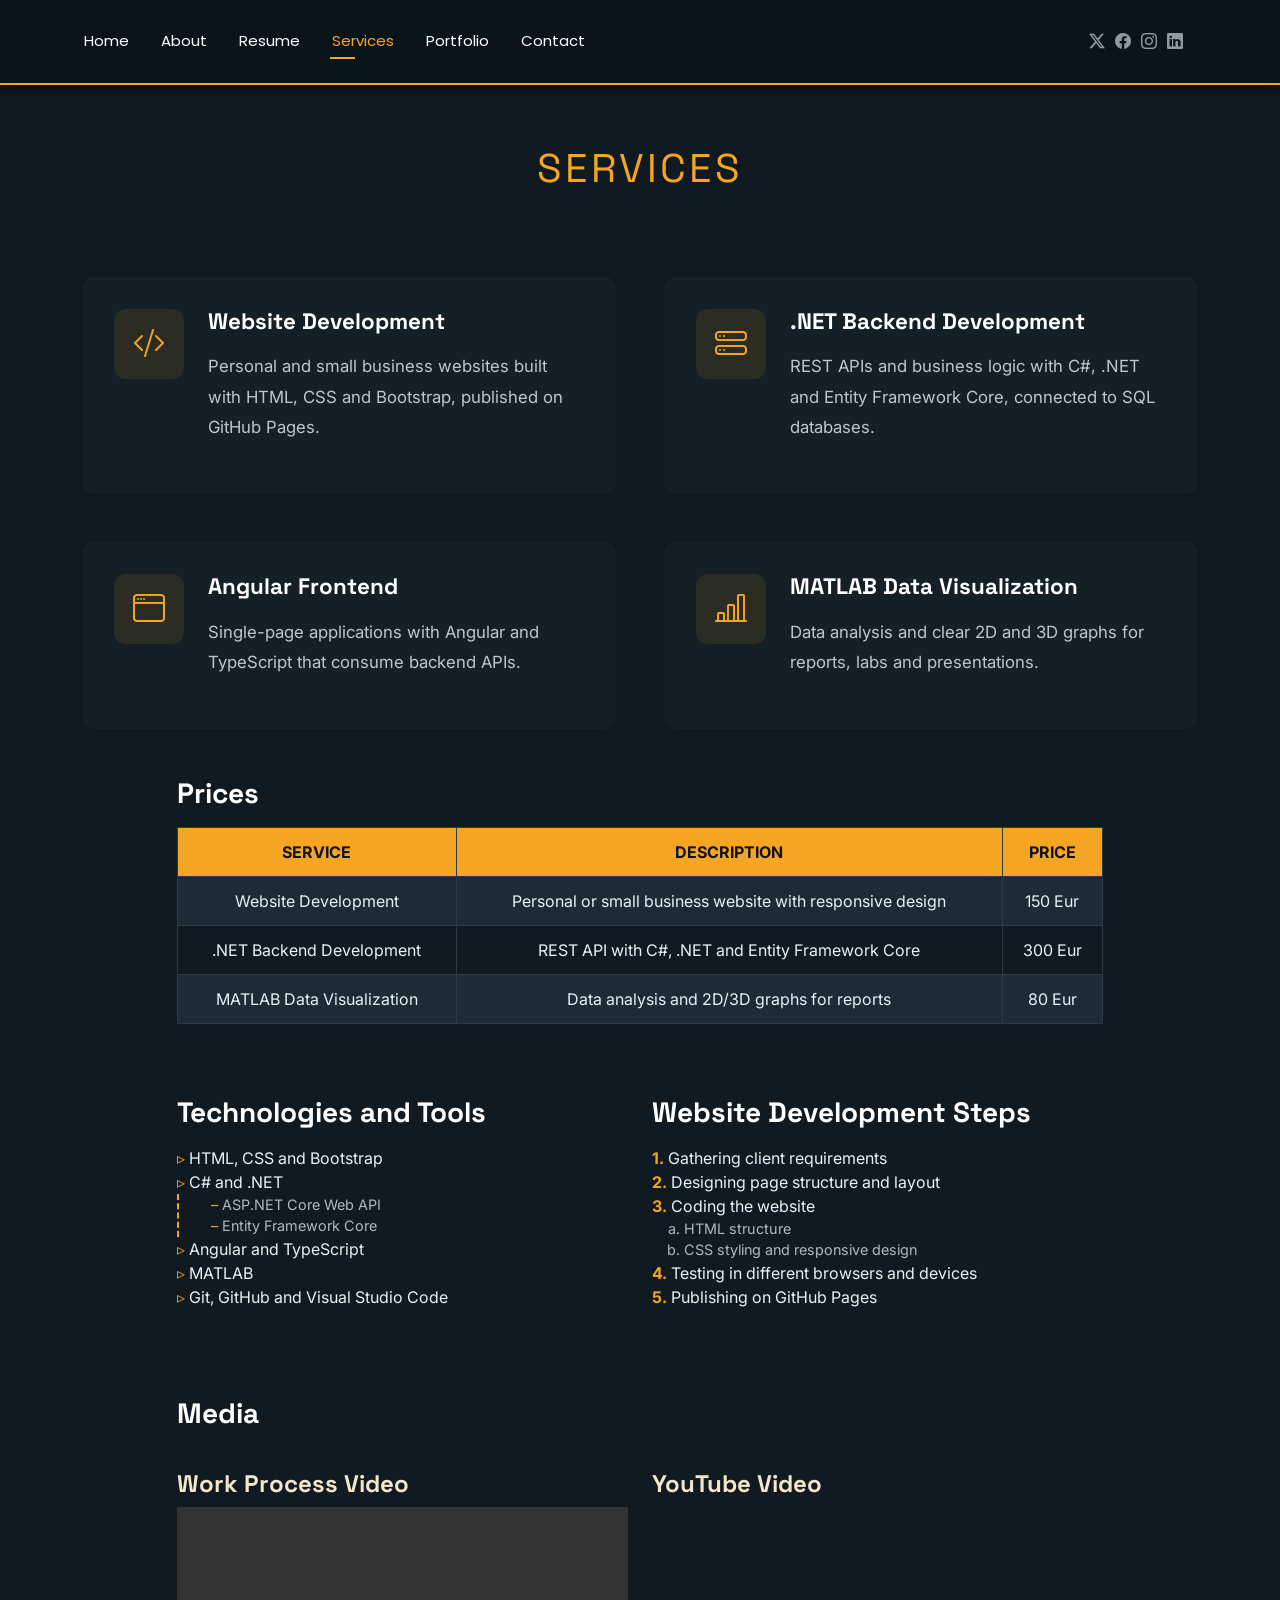
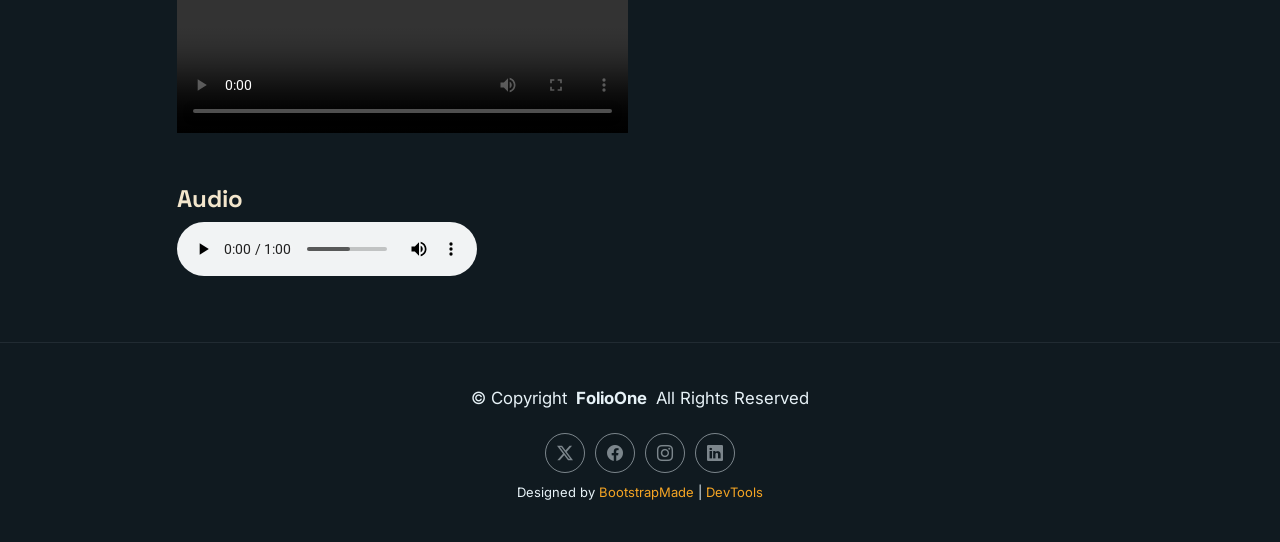
<file: services.html>
<!DOCTYPE html>
<html lang="en">

<head>
  <meta charset="utf-8">
  <meta content="width=device-width, initial-scale=1.0" name="viewport">
  <title>Services - FolioOne Bootstrap Template</title>
  <meta name="description" content="">
  <meta name="keywords" content="">

  <!-- Favicons -->
  <link href="assets/img/favicon.png" rel="icon">
  <link href="assets/img/apple-touch-icon.png" rel="apple-touch-icon">

  <!-- Fonts -->
  <link href="https://fonts.googleapis.com" rel="preconnect">
  <link href="https://fonts.gstatic.com" rel="preconnect" crossorigin>
  <link href="https://fonts.googleapis.com/css2?family=Roboto:ital,wght@0,100;0,300;0,400;0,500;0,700;0,900;1,100;1,300;1,400;1,500;1,700;1,900&family=Poppins:ital,wght@0,100;0,200;0,300;0,400;0,500;0,600;0,700;0,800;0,900;1,100;1,200;1,300;1,400;1,500;1,600;1,700;1,800;1,900&family=Raleway:ital,wght@0,100;0,200;0,300;0,400;0,500;0,600;0,700;0,800;0,900;1,100;1,200;1,300;1,400;1,500;1,600;1,700;1,800;1,900&display=swap" rel="stylesheet">

  <!-- Vendor CSS Files -->
  <link href="assets/vendor/bootstrap/css/bootstrap.min.css" rel="stylesheet">
  <link href="assets/vendor/bootstrap-icons/bootstrap-icons.css" rel="stylesheet">
  <link href="assets/vendor/aos/aos.css" rel="stylesheet">
  <link href="assets/vendor/swiper/swiper-bundle.min.css" rel="stylesheet">
  <link href="assets/vendor/glightbox/css/glightbox.min.css" rel="stylesheet">

  <!-- Main CSS File -->
  <link href="assets/css/main.css" rel="stylesheet">
  <link href="assets/css/custom.css" rel="stylesheet">

  <!-- =======================================================
  * Template Name: FolioOne
  * Template URL: https://bootstrapmade.com/folioone-bootstrap-portfolio-website-template/
  * Updated: Aug 23 2025 with Bootstrap v5.3.7
  * Author: BootstrapMade.com
  * License: https://bootstrapmade.com/license/
  ======================================================== -->
</head>

<body class="services-page">

  <header id="header" class="header d-flex align-items-center light-background sticky-top">
    <div class="container position-relative d-flex align-items-center justify-content-between">

      <!-- <a href="index.html" class="logo d-flex align-items-center me-auto me-xl-0">
      <img src="assets/img/logo.webp" alt="">
      <h1 class="sitename">FolioOne</h1> 
    </a> -->

      <nav id="navmenu" class="navmenu">
        <ul>
          <li><a href="index.html">Home</a></li>
          <li><a href="about.html">About</a></li>
          <li><a href="resume.html">Resume</a></li>
          <li><a href="services.html" class="active">Services</a></li>
          <li><a href="portfolio.html">Portfolio</a></li>
          <li><a href="contact.html">Contact</a></li>
        </ul>
        <i class="mobile-nav-toggle d-xl-none bi bi-list"></i>
      </nav>

      <div class="header-social-links">
        <a href="#" class="twitter"><i class="bi bi-twitter-x"></i></a>
        <a href="#" class="facebook"><i class="bi bi-facebook"></i></a>
        <a href="#" class="instagram"><i class="bi bi-instagram"></i></a>
        <a href="#" class="linkedin"><i class="bi bi-linkedin"></i></a>
      </div>

    </div>
  </header>

  <main class="main">

    <!-- Services Section -->
    <section id="services" class="services section">

      <!-- Section Title -->
      <div class="container section-title" data-aos="fade-up">
        <h2>Services</h2>
      </div><!-- End Section Title -->

      <div class="container" data-aos="fade-up" data-aos-delay="100">

        <div class="row justify-content-center g-5">

          <div class="col-md-6" data-aos="fade-right" data-aos-delay="100">
            <div class="service-item">
              <div class="service-icon">
                <i class="bi bi-code-slash"></i>
              </div>
              <div class="service-content">
                <h3>Website Development</h3>
                <p>Personal and small business websites built with HTML, CSS and Bootstrap, published on GitHub Pages.</p>
              </div>
            </div>
          </div><!-- End Service Item -->

          <div class="col-md-6" data-aos="fade-left" data-aos-delay="100">
            <div class="service-item">
              <div class="service-icon">
                <i class="bi bi-hdd-stack"></i>
              </div>
              <div class="service-content">
                <h3>.NET Backend Development</h3>
                <p>REST APIs and business logic with C#, .NET and Entity Framework Core, connected to SQL databases.</p>
              </div>
            </div>
          </div><!-- End Service Item -->

          <div class="col-md-6" data-aos="fade-right" data-aos-delay="200">
            <div class="service-item">
              <div class="service-icon">
                <i class="bi bi-window"></i>
              </div>
              <div class="service-content">
                <h3>Angular Frontend</h3>
                <p>Single-page applications with Angular and TypeScript that consume backend APIs.</p>
              </div>
            </div>
          </div><!-- End Service Item -->

          <div class="col-md-6" data-aos="fade-left" data-aos-delay="200">
            <div class="service-item">
              <div class="service-icon">
                <i class="bi bi-bar-chart-line"></i>
              </div>
              <div class="service-content">
                <h3>MATLAB Data Visualization</h3>
                <p>Data analysis and clear 2D and 3D graphs for reports, labs and presentations.</p>
              </div>
            </div>
          </div><!-- End Service Item -->

        </div>

        <!-- Price Table -->
        <div class="row justify-content-center mt-5" data-aos="fade-up" data-aos-delay="100">
          <div class="col-lg-10">
            <h3 class="mb-3">Prices</h3>
            <table class="price-table">
              <tr>
                <th>Service</th>
                <th>Description</th>
                <th>Price</th>
              </tr>
              <tr>
                <td>Website Development</td>
                <td>Personal or small business website with responsive design</td>
                <td>150 Eur</td>
              </tr>
              <tr>
                <td>.NET Backend Development</td>
                <td>REST API with C#, .NET and Entity Framework Core</td>
                <td>300 Eur</td>
              </tr>
              <tr>
                <td>MATLAB Data Visualization</td>
                <td>Data analysis and 2D/3D graphs for reports</td>
                <td>80 Eur</td>
              </tr>
            </table>
          </div>
        </div><!-- End Price Table -->

        <!-- Lists -->
        <div class="row justify-content-center mt-5 g-4" data-aos="fade-up" data-aos-delay="100">
          <div class="col-lg-5">
            <h3 class="mb-3">Technologies and Tools</h3>
            <ul class="tech-list">
              <li>HTML, CSS and Bootstrap</li>
              <li>C# and .NET
                <ul>
                  <li>ASP.NET Core Web API</li>
                  <li>Entity Framework Core</li>
                </ul>
              </li>
              <li>Angular and TypeScript</li>
              <li>MATLAB</li>
              <li>Git, GitHub and Visual Studio Code</li>
            </ul>
          </div>
          <div class="col-lg-5">
            <h3 class="mb-3">Website Development Steps</h3>
            <ol class="steps-list">
              <li>Gathering client requirements</li>
              <li>Designing page structure and layout</li>
              <li>Coding the website
                <ol>
                  <li>HTML structure</li>
                  <li>CSS styling and responsive design</li>
                </ol>
              </li>
              <li>Testing in different browsers and devices</li>
              <li>Publishing on GitHub Pages</li>
            </ol>
          </div>
        </div><!-- End Lists -->

        <!-- Media -->
        <div class="row justify-content-center mt-5 g-4" data-aos="fade-up" data-aos-delay="100">
          <div class="col-lg-10">
            <h3 class="mb-3">Media</h3>
          </div>
          <div class="col-lg-5">
            <h4>Work Process Video</h4>
            <video controls width="100%">
              <source src="assets/media/typing.mp4" type="video/mp4">
              Your browser does not support the video tag.
            </video>
          </div>
          <div class="col-lg-5">
            <h4>YouTube Video</h4>
            <div class="ratio ratio-16x9">
              <iframe src="https://www.youtube.com/embed/BoUVIhtqjAw" title="YouTube video" allowfullscreen></iframe>
            </div>
          </div>
          <div class="col-lg-10">
            <h4>Audio</h4>
            <audio controls>
              <source src="assets/media/clock-ticking.mp3" type="audio/mpeg">
              Your browser does not support the audio tag.
            </audio>
          </div>
        </div><!-- End Media -->

      </div>

    </section><!-- /Services Section -->

  </main>

  <footer id="footer" class="footer">

    <div class="container">
      <div class="copyright text-center ">
        <p>© <span>Copyright</span> <strong class="px-1 sitename">FolioOne</strong> <span>All Rights Reserved<br></span></p>
      </div>
      <div class="social-links d-flex justify-content-center">
        <a href=""><i class="bi bi-twitter-x"></i></a>
        <a href=""><i class="bi bi-facebook"></i></a>
        <a href=""><i class="bi bi-instagram"></i></a>
        <a href=""><i class="bi bi-linkedin"></i></a>
      </div>
      <div class="credits">
        <!-- All the links in the footer should remain intact. -->
        <!-- You can delete the links only if you've purchased the pro version. -->
        <!-- Licensing information: https://bootstrapmade.com/license/ -->
        <!-- Purchase the pro version with working PHP/AJAX contact form: [buy-url] -->
        Designed by <a href="https://bootstrapmade.com/">BootstrapMade</a> | <a href="https://bootstrapmade.com/tools/">DevTools</a>
      </div>
    </div>

  </footer>

  <!-- Scroll Top -->
  <a href="#" id="scroll-top" class="scroll-top d-flex align-items-center justify-content-center"><i class="bi bi-arrow-up-short"></i></a>

  <!-- Preloader -->
  <div id="preloader"></div>

  <!-- Vendor JS Files -->
  <script src="assets/vendor/bootstrap/js/bootstrap.bundle.min.js"></script>
  <script src="assets/vendor/php-email-form/validate.js"></script>
  <script src="assets/vendor/aos/aos.js"></script>
  <script src="assets/vendor/typed.js/typed.umd.js"></script>
  <script src="assets/vendor/waypoints/noframework.waypoints.js"></script>
  <script src="assets/vendor/purecounter/purecounter_vanilla.js"></script>
  <script src="assets/vendor/swiper/swiper-bundle.min.js"></script>
  <script src="assets/vendor/imagesloaded/imagesloaded.pkgd.min.js"></script>
  <script src="assets/vendor/isotope-layout/isotope.pkgd.min.js"></script>
  <script src="assets/vendor/glightbox/js/glightbox.min.js"></script>

  <!-- Main JS File -->
  <script src="assets/js/main.js"></script>

</body>

</html>
</file>
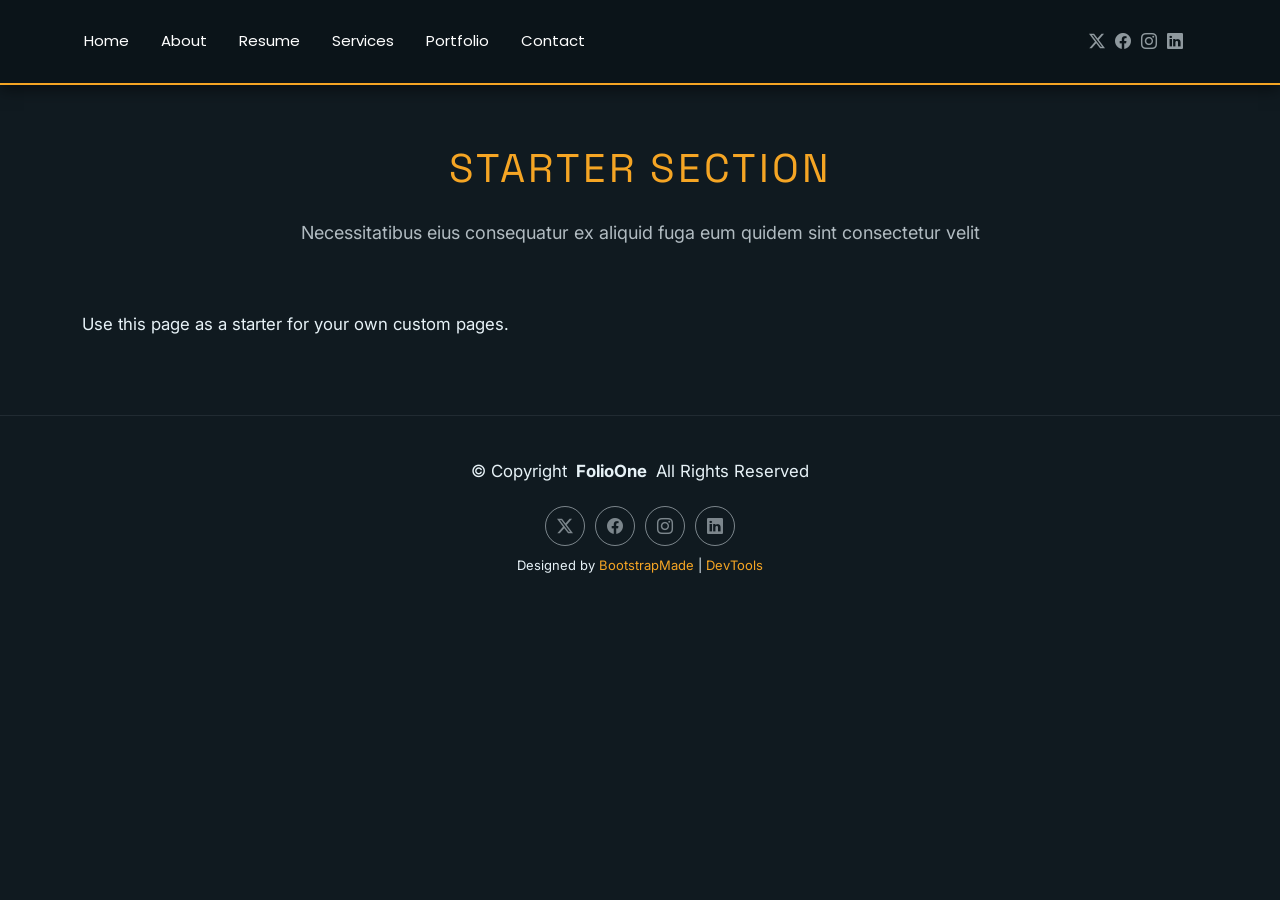
<file: starter-page.html>
<!DOCTYPE html>
<html lang="en">

<head>
  <meta charset="utf-8">
  <meta content="width=device-width, initial-scale=1.0" name="viewport">
  <title>Starter Page - FolioOne Bootstrap Template</title>
  <meta name="description" content="">
  <meta name="keywords" content="">

  <!-- Favicons -->
  <link href="assets/img/favicon.png" rel="icon">
  <link href="assets/img/apple-touch-icon.png" rel="apple-touch-icon">

  <!-- Fonts -->
  <link href="https://fonts.googleapis.com" rel="preconnect">
  <link href="https://fonts.gstatic.com" rel="preconnect" crossorigin>
  <link href="https://fonts.googleapis.com/css2?family=Roboto:ital,wght@0,100;0,300;0,400;0,500;0,700;0,900;1,100;1,300;1,400;1,500;1,700;1,900&family=Poppins:ital,wght@0,100;0,200;0,300;0,400;0,500;0,600;0,700;0,800;0,900;1,100;1,200;1,300;1,400;1,500;1,600;1,700;1,800;1,900&family=Raleway:ital,wght@0,100;0,200;0,300;0,400;0,500;0,600;0,700;0,800;0,900;1,100;1,200;1,300;1,400;1,500;1,600;1,700;1,800;1,900&display=swap" rel="stylesheet">

  <!-- Vendor CSS Files -->
  <link href="assets/vendor/bootstrap/css/bootstrap.min.css" rel="stylesheet">
  <link href="assets/vendor/bootstrap-icons/bootstrap-icons.css" rel="stylesheet">
  <link href="assets/vendor/aos/aos.css" rel="stylesheet">
  <link href="assets/vendor/swiper/swiper-bundle.min.css" rel="stylesheet">
  <link href="assets/vendor/glightbox/css/glightbox.min.css" rel="stylesheet">

  <!-- Main CSS File -->
  <link href="assets/css/main.css" rel="stylesheet">
  <link href="assets/css/custom.css" rel="stylesheet">

  <!-- =======================================================
  * Template Name: FolioOne
  * Template URL: https://bootstrapmade.com/folioone-bootstrap-portfolio-website-template/
  * Updated: Aug 23 2025 with Bootstrap v5.3.7
  * Author: BootstrapMade.com
  * License: https://bootstrapmade.com/license/
  ======================================================== -->
</head>

<body class="starter-page-page">

  <header id="header" class="header d-flex align-items-center light-background sticky-top">
    <div class="container position-relative d-flex align-items-center justify-content-between">

      <!-- <a href="index.html" class="logo d-flex align-items-center me-auto me-xl-0">
      <img src="assets/img/logo.webp" alt="">
      <h1 class="sitename">FolioOne</h1> 
    </a> -->

      <nav id="navmenu" class="navmenu">
        <ul>
          <li><a href="index.html">Home</a></li>
          <li><a href="about.html">About</a></li>
          <li><a href="resume.html">Resume</a></li>
          <li><a href="services.html">Services</a></li>
          <li><a href="portfolio.html">Portfolio</a></li>
          <li><a href="contact.html">Contact</a></li>
        </ul>
        <i class="mobile-nav-toggle d-xl-none bi bi-list"></i>
      </nav>

      <div class="header-social-links">
        <a href="#" class="twitter"><i class="bi bi-twitter-x"></i></a>
        <a href="#" class="facebook"><i class="bi bi-facebook"></i></a>
        <a href="#" class="instagram"><i class="bi bi-instagram"></i></a>
        <a href="#" class="linkedin"><i class="bi bi-linkedin"></i></a>
      </div>

    </div>
  </header>

  <main class="main">

    <!-- Starter Section Section -->
    <section id="starter-section" class="starter-section section">

      <!-- Section Title -->
      <div class="container section-title" data-aos="fade-up">
        <h2>Starter Section</h2>
        <p>Necessitatibus eius consequatur ex aliquid fuga eum quidem sint consectetur velit</p>
      </div><!-- End Section Title -->

      <div class="container" data-aos="fade-up">
        <p>Use this page as a starter for your own custom pages.</p>
      </div>

    </section><!-- /Starter Section Section -->

  </main>

  <footer id="footer" class="footer">

    <div class="container">
      <div class="copyright text-center ">
        <p>© <span>Copyright</span> <strong class="px-1 sitename">FolioOne</strong> <span>All Rights Reserved<br></span></p>
      </div>
      <div class="social-links d-flex justify-content-center">
        <a href=""><i class="bi bi-twitter-x"></i></a>
        <a href=""><i class="bi bi-facebook"></i></a>
        <a href=""><i class="bi bi-instagram"></i></a>
        <a href=""><i class="bi bi-linkedin"></i></a>
      </div>
      <div class="credits">
        <!-- All the links in the footer should remain intact. -->
        <!-- You can delete the links only if you've purchased the pro version. -->
        <!-- Licensing information: https://bootstrapmade.com/license/ -->
        <!-- Purchase the pro version with working PHP/AJAX contact form: [buy-url] -->
        Designed by <a href="https://bootstrapmade.com/">BootstrapMade</a> | <a href="https://bootstrapmade.com/tools/">DevTools</a>
      </div>
    </div>

  </footer>

  <!-- Scroll Top -->
  <a href="#" id="scroll-top" class="scroll-top d-flex align-items-center justify-content-center"><i class="bi bi-arrow-up-short"></i></a>

  <!-- Preloader -->
  <div id="preloader"></div>

  <!-- Vendor JS Files -->
  <script src="assets/vendor/bootstrap/js/bootstrap.bundle.min.js"></script>
  <script src="assets/vendor/php-email-form/validate.js"></script>
  <script src="assets/vendor/aos/aos.js"></script>
  <script src="assets/vendor/typed.js/typed.umd.js"></script>
  <script src="assets/vendor/waypoints/noframework.waypoints.js"></script>
  <script src="assets/vendor/purecounter/purecounter_vanilla.js"></script>
  <script src="assets/vendor/swiper/swiper-bundle.min.js"></script>
  <script src="assets/vendor/imagesloaded/imagesloaded.pkgd.min.js"></script>
  <script src="assets/vendor/isotope-layout/isotope.pkgd.min.js"></script>
  <script src="assets/vendor/glightbox/js/glightbox.min.js"></script>

  <!-- Main JS File -->
  <script src="assets/js/main.js"></script>

</body>

</html>
</file>
<file: assets/css/custom.css>
/* LD9 - custom.css (nuskaitomas po main.css) */
@import url("https://fonts.googleapis.com/css2?family=Inter:wght@400;600&family=Space+Grotesk:wght@500;700&display=swap");

/* Spalvos ir šriftai (šablonas juos naudoja per var(...)) */
:root {
  --default-font: "Inter", sans-serif;
  --heading-font: "Space Grotesk", sans-serif;
  --accent-color: #f5a524;
  --contrast-color: #111111;
  --nav-hover-color: #f5a524;
}

/* 2. Šriftai */
h1, h2, h3, h4, h5, h6 {
  font-family: var(--heading-font);
  font-weight: 700;
}

.hero .hero-content h1 {
  font-size: 3rem;
}

.section-title h2 {
  font-size: 2.5rem;
  color: var(--accent-color);
  text-transform: uppercase;
  letter-spacing: 3px;
}

h4 {
  color: #f3e6cc;
}

p {
  font-size: 1.05rem;
  line-height: 1.8;
}

/* 3a. Mygtukai */
.hero .hero-actions .btn {
  border-radius: 8px;
  text-transform: uppercase;
}

.hero .hero-actions .btn:hover {
  transform: translateY(-3px);
  box-shadow: 0 6px 15px rgba(245, 165, 36, 0.4);
}

.hero .hero-actions .btn:active {
  transform: scale(0.95);
}

/* 3b. Nuorodos */
a:hover {
  color: #ffffff;
  text-decoration: underline;
}

/* 4a. Tarpai (About, Resume, Portfolio) */
.about.section,
.resume.section,
.portfolio.section {
  padding: 90px 0;
}

.resume .resume-item article {
  padding: 20px;
  margin-bottom: 20px;
}

/* 4b. Blokų išvaizda */
.about .intro-content {
  padding: 30px;
  background-color: #16232b;
  border-left: 4px solid var(--accent-color);
  border-radius: 12px;
}

.resume .resume-item article {
  background-color: #16232b;
  border-radius: 12px;
  box-shadow: 0 8px 20px rgba(0, 0, 0, 0.3);
}

.portfolio .portfolio-card {
  border: 1px solid var(--accent-color);
  border-radius: 16px;
  box-shadow: 0 8px 20px rgba(0, 0, 0, 0.3);
}

/* 5. Komponentai: navigacijos juosta ir "į viršų" mygtukas */
.header {
  background-color: #0b1419;
  border-bottom: 2px solid var(--accent-color);
  box-shadow: 0 4px 15px rgba(0, 0, 0, 0.5);
}

.scroll-top {
  border: 2px solid #ffffff;
  border-radius: 10px;
  box-shadow: 0 4px 12px rgba(245, 165, 36, 0.5);
}

/* Papildoma 1. Sąrašai */
.tech-list {
  list-style: none;
  padding-left: 0;
}

.tech-list li::before {
  content: "▹ ";
  color: var(--accent-color);
}

.tech-list ul {
  list-style: none;
  font-size: 0.9rem;
  color: #a9bcc6;
  border-left: 2px dashed var(--accent-color);
}

.tech-list ul li::before {
  content: "– ";
}

.steps-list {
  list-style: none;
  padding-left: 0;
  counter-reset: step;
}

.steps-list > li {
  counter-increment: step;
}

.steps-list > li::before {
  content: counter(step) ". ";
  color: var(--accent-color);
  font-weight: 700;
}

.steps-list ol {
  list-style: lower-alpha;
  font-size: 0.9rem;
  color: #a9bcc6;
}

/* Papildoma 2. Lentelė */
.price-table {
  width: 100%;
  border-collapse: collapse;
}

.price-table th,
.price-table td {
  padding: 12px;
  text-align: center;
  border: 1px solid #2a3b45;
}

.price-table th {
  background-color: var(--accent-color);
  color: #111111;
  text-transform: uppercase;
}

.price-table tr:nth-child(even) {
  background-color: #1c2b34;
}

.price-table tr:hover {
  background-color: #3a3020;
}
</file>
<file: assets/css/main.css>
/**
* Template Name: FolioOne
* Template URL: https://bootstrapmade.com/folioone-bootstrap-portfolio-website-template/
* Updated: Aug 23 2025 with Bootstrap v5.3.7
* Author: BootstrapMade.com
* License: https://bootstrapmade.com/license/
*/

/*--------------------------------------------------------------
# Font & Color Variables
# Help: https://bootstrapmade.com/color-system/
--------------------------------------------------------------*/
/* Fonts */
:root {
  --default-font: "Roboto",  system-ui, -apple-system, "Segoe UI", Roboto, "Helvetica Neue", Arial, "Noto Sans", "Liberation Sans", sans-serif, "Apple Color Emoji", "Segoe UI Emoji", "Segoe UI Symbol", "Noto Color Emoji";
  --heading-font: "Raleway",  sans-serif;
  --nav-font: "Poppins",  sans-serif;
}

/* Global Colors - The following color variables are used throughout the website. Updating them here will change the color scheme of the entire website */
:root { 
  --background-color: #101a20; /* Background color for the entire website, including individual sections */
  --default-color: #e7f2f7; /* Default color used for the majority of the text content across the entire website */
  --heading-color: #ffffff; /* Color for headings, subheadings and title throughout the website */
  --accent-color: #1387c1; /* Accent color that represents your brand on the website. It's used for buttons, links, and other elements that need to stand out */
  --surface-color: #141f26; /* The surface color is used as a background of boxed elements within sections, such as cards, icon boxes, or other elements that require a visual separation from the global background. */
  --contrast-color: #ffffff; /* Contrast color for text, ensuring readability against backgrounds of accent, heading, or default colors. */
}

/* Nav Menu Colors - The following color variables are used specifically for the navigation menu. They are separate from the global colors to allow for more customization options */
:root {
  --nav-color: #ffffff;  /* The default color of the main navmenu links */
  --nav-hover-color: #1387c1; /* Applied to main navmenu links when they are hovered over or active */
  --nav-mobile-background-color: #213642; /* Used as the background color for mobile navigation menu */
  --nav-dropdown-background-color: #051117; /* Used as the background color for dropdown items that appear when hovering over primary navigation items */
  --nav-dropdown-color: #e7f2f7; /* Used for navigation links of the dropdown items in the navigation menu. */
  --nav-dropdown-hover-color: #1387c1; /* Similar to --nav-hover-color, this color is applied to dropdown navigation links when they are hovered over. */
}

/* Color Presets - These classes override global colors when applied to any section or element, providing reuse of the sam color scheme. */

.light-background {
  --background-color: #142027;
  --surface-color: #325264;
}

.dark-background {
  --background-color: #0b1419;
  --default-color: #ffffff;
  --heading-color: #ffffff;
  --surface-color: #252525;
  --contrast-color: #ffffff;
}

/* Smooth scroll */
:root {
  scroll-behavior: smooth;
}

/*--------------------------------------------------------------
# General Styling & Shared Classes
--------------------------------------------------------------*/
body {
  color: var(--default-color);
  background-color: var(--background-color);
  font-family: var(--default-font);
}

a {
  color: var(--accent-color);
  text-decoration: none;
  transition: 0.3s;
}

a:hover {
  color: color-mix(in srgb, var(--accent-color), transparent 25%);
  text-decoration: none;
}

h1,
h2,
h3,
h4,
h5,
h6 {
  color: var(--heading-color);
  font-family: var(--heading-font);
}

/* PHP Email Form Messages
------------------------------*/
.php-email-form .error-message {
  display: none;
  background: #df1529;
  color: #ffffff;
  text-align: left;
  padding: 15px;
  margin-bottom: 24px;
  font-weight: 600;
}

.php-email-form .sent-message {
  display: none;
  color: #ffffff;
  background: #059652;
  text-align: center;
  padding: 15px;
  margin-bottom: 24px;
  font-weight: 600;
}

.php-email-form .loading {
  display: none;
  background: var(--surface-color);
  text-align: center;
  padding: 15px;
  margin-bottom: 24px;
}

.php-email-form .loading:before {
  content: "";
  display: inline-block;
  border-radius: 50%;
  width: 24px;
  height: 24px;
  margin: 0 10px -6px 0;
  border: 3px solid var(--accent-color);
  border-top-color: var(--surface-color);
  animation: php-email-form-loading 1s linear infinite;
}

@keyframes php-email-form-loading {
  0% {
    transform: rotate(0deg);
  }

  100% {
    transform: rotate(360deg);
  }
}

/*--------------------------------------------------------------
# Global Header
--------------------------------------------------------------*/
.header {
  --background-color: rgba(255, 255, 255, 0);
  color: var(--default-color);
  background-color: var(--background-color);
  padding: 15px 0;
  transition: all 0.5s;
  z-index: 997;
  border-bottom: 1px solid color-mix(in srgb, var(--default-color), transparent 92%);
}

.header .logo {
  line-height: 1;
}

.header .logo img {
  max-height: 36px;
  margin-right: 8px;
}

.header .logo h1 {
  font-size: 32px;
  margin: 0;
  font-weight: 400;
  color: var(--heading-color);
}

.header .header-social-links {
  padding-right: 15px;
}

.header .header-social-links a {
  color: color-mix(in srgb, var(--default-color), transparent 40%);
  padding-left: 6px;
  display: inline-block;
  transition: 0.3s;
  font-size: 16px;
}

.header .header-social-links a:hover {
  color: var(--default-color);
}

.header .header-social-links a i {
  line-height: 0px;
}

@media (max-width: 1200px) {
  .header .logo {
    order: 1;
  }

  .header .header-social-links {
    order: 2;
  }

  .header .navmenu {
    order: 3;
  }
}

/* Global Header on Scroll
------------------------------*/
.scrolled .header {
  --background-color: rgba(16, 26, 32, 0.9);
}

/*--------------------------------------------------------------
# Navigation Menu
--------------------------------------------------------------*/
/* Desktop Navigation */
@media (min-width: 1200px) {
  .navmenu {
    padding: 0;
  }

  .navmenu ul {
    margin: 0;
    padding: 0;
    display: flex;
    list-style: none;
    align-items: center;
  }

  .navmenu li {
    position: relative;
  }

  .navmenu>ul>li {
    white-space: nowrap;
    padding: 15px 28px 15px 0;
  }

  .navmenu>ul>li:last-child {
    padding-right: 0;
  }

  .navmenu a,
  .navmenu a:focus {
    color: var(--nav-color);
    font-size: 15px;
    padding: 0 2px;
    font-family: var(--nav-font);
    font-weight: 400;
    display: flex;
    align-items: center;
    justify-content: space-between;
    white-space: nowrap;
    transition: 0.3s;
    position: relative;
  }

  .navmenu a i,
  .navmenu a:focus i {
    font-size: 12px;
    line-height: 0;
    margin-left: 5px;
    transition: 0.3s;
  }

  .navmenu>ul>li>a:before {
    content: "";
    position: absolute;
    height: 2px;
    bottom: -6px;
    left: 0;
    background-color: var(--nav-hover-color);
    visibility: hidden;
    width: 0px;
    transition: all 0.3s ease-in-out 0s;
  }

  .navmenu a:hover:before,
  .navmenu li:hover>a:before,
  .navmenu .active:before {
    visibility: visible;
    width: 25px;
  }

  .navmenu li:hover>a,
  .navmenu .active,
  .navmenu .active:focus {
    color: var(--nav-hover-color);
  }

  .navmenu .dropdown ul {
    margin: 0;
    padding: 10px 0;
    background: var(--nav-dropdown-background-color);
    display: block;
    position: absolute;
    visibility: hidden;
    left: -5px;
    top: 130%;
    opacity: 0;
    transition: 0.3s;
    border-radius: 4px;
    z-index: 99;
    box-shadow: 0px 0px 30px rgba(0, 0, 0, 0.1);
  }

  .navmenu .dropdown ul li {
    min-width: 200px;
  }

  .navmenu .dropdown ul a {
    padding: 10px 20px;
    font-size: 15px;
    text-transform: none;
    color: var(--nav-dropdown-color);
  }

  .navmenu .dropdown ul a i {
    font-size: 12px;
  }

  .navmenu .dropdown ul a:hover,
  .navmenu .dropdown ul .active:hover,
  .navmenu .dropdown ul li:hover>a {
    color: var(--nav-dropdown-hover-color);
  }

  .navmenu .dropdown:hover>ul {
    opacity: 1;
    top: 100%;
    visibility: visible;
  }

  .navmenu .dropdown .dropdown ul {
    top: 0;
    left: -90%;
    visibility: hidden;
  }

  .navmenu .dropdown .dropdown:hover>ul {
    opacity: 1;
    top: 0;
    left: -100%;
    visibility: visible;
  }
}

/* Mobile Navigation */
@media (max-width: 1199px) {
  .mobile-nav-toggle {
    color: var(--nav-color);
    font-size: 28px;
    line-height: 0;
    margin-right: 10px;
    cursor: pointer;
    transition: color 0.3s;
  }

  .navmenu {
    padding: 0;
    z-index: 9997;
  }

  .navmenu ul {
    display: none;
    list-style: none;
    position: absolute;
    inset: 60px 20px 20px 20px;
    padding: 10px 0;
    margin: 0;
    border-radius: 6px;
    background-color: var(--nav-mobile-background-color);
    border: 1px solid color-mix(in srgb, var(--default-color), transparent 90%);
    box-shadow: none;
    overflow-y: auto;
    transition: 0.3s;
    z-index: 9998;
  }

  .navmenu a,
  .navmenu a:focus {
    color: var(--nav-dropdown-color);
    padding: 10px 20px;
    font-family: var(--nav-font);
    font-size: 17px;
    font-weight: 500;
    display: flex;
    align-items: center;
    justify-content: space-between;
    white-space: nowrap;
    transition: 0.3s;
  }

  .navmenu a i,
  .navmenu a:focus i {
    font-size: 12px;
    line-height: 0;
    margin-left: 5px;
    width: 30px;
    height: 30px;
    display: flex;
    align-items: center;
    justify-content: center;
    border-radius: 50%;
    transition: 0.3s;
    background-color: color-mix(in srgb, var(--accent-color), transparent 90%);
  }

  .navmenu a i:hover,
  .navmenu a:focus i:hover {
    background-color: var(--accent-color);
    color: var(--contrast-color);
  }

  .navmenu a:hover,
  .navmenu .active,
  .navmenu .active:focus {
    color: var(--nav-dropdown-hover-color);
  }

  .navmenu .active i,
  .navmenu .active:focus i {
    background-color: var(--accent-color);
    color: var(--contrast-color);
    transform: rotate(180deg);
  }

  .navmenu .dropdown ul {
    position: static;
    display: none;
    z-index: 99;
    padding: 10px 0;
    margin: 10px 20px;
    background-color: var(--nav-dropdown-background-color);
    transition: all 0.5s ease-in-out;
  }

  .navmenu .dropdown ul ul {
    background-color: rgba(33, 37, 41, 0.1);
  }

  .navmenu .dropdown>.dropdown-active {
    display: block;
    background-color: rgba(33, 37, 41, 0.03);
  }

  .mobile-nav-active {
    overflow: hidden;
  }

  .mobile-nav-active .mobile-nav-toggle {
    color: #fff;
    position: absolute;
    font-size: 32px;
    top: 15px;
    right: 15px;
    margin-right: 0;
    z-index: 9999;
  }

  .mobile-nav-active .navmenu {
    position: fixed;
    overflow: hidden;
    inset: 0;
    background: rgba(33, 37, 41, 0.8);
    transition: 0.3s;
  }

  .mobile-nav-active .navmenu>ul {
    display: block;
  }
}

/*--------------------------------------------------------------
# Global Footer
--------------------------------------------------------------*/
.footer {
  color: var(--default-color);
  background-color: var(--background-color);
  font-size: 14px;
  padding: 40px 0;
  position: relative;
  border-top: 1px solid color-mix(in srgb, var(--default-color), transparent 92%);
}

.footer .copyright p {
  margin-bottom: 0;
}

.footer .social-links {
  margin-top: 20px;
}

.footer .social-links a {
  display: flex;
  align-items: center;
  justify-content: center;
  width: 40px;
  height: 40px;
  border-radius: 50%;
  border: 1px solid color-mix(in srgb, var(--default-color), transparent 50%);
  font-size: 16px;
  color: color-mix(in srgb, var(--default-color), transparent 50%);
  margin: 0 5px;
  transition: 0.3s;
}

.footer .social-links a:hover {
  color: var(--accent-color);
  border-color: var(--accent-color);
}

.footer .credits {
  margin-top: 10px;
  font-size: 13px;
  text-align: center;
}

/*--------------------------------------------------------------
# Preloader
--------------------------------------------------------------*/
#preloader {
  position: fixed;
  inset: 0;
  z-index: 9999;
  overflow: hidden;
  background-color: var(--background-color);
  transition: all 0.6s ease-out;
  width: 100%;
  height: 100vh;
}

#preloader:before,
#preloader:after {
  content: "";
  position: absolute;
  border: 4px solid var(--accent-color);
  border-radius: 50%;
  animation: animate-preloader 2s cubic-bezier(0, 0.2, 0.8, 1) infinite;
}

#preloader:after {
  animation-delay: -0.5s;
}

@keyframes animate-preloader {
  0% {
    width: 10px;
    height: 10px;
    top: calc(50% - 5px);
    left: calc(50% - 5px);
    opacity: 1;
  }

  100% {
    width: 72px;
    height: 72px;
    top: calc(50% - 36px);
    left: calc(50% - 36px);
    opacity: 0;
  }
}

/*--------------------------------------------------------------
# Scroll Top Button
--------------------------------------------------------------*/
.scroll-top {
  position: fixed;
  visibility: hidden;
  opacity: 0;
  right: 15px;
  bottom: -15px;
  z-index: 99999;
  background-color: var(--accent-color);
  width: 44px;
  height: 44px;
  border-radius: 50px;
  transition: all 0.4s;
}

.scroll-top i {
  font-size: 24px;
  color: var(--contrast-color);
  line-height: 0;
}

.scroll-top:hover {
  background-color: color-mix(in srgb, var(--accent-color), transparent 20%);
  color: var(--contrast-color);
}

.scroll-top.active {
  visibility: visible;
  opacity: 1;
  bottom: 15px;
}

/*--------------------------------------------------------------
# Disable aos animation delay on mobile devices
--------------------------------------------------------------*/
@media screen and (max-width: 768px) {
  [data-aos-delay] {
    transition-delay: 0 !important;
  }
}

/*--------------------------------------------------------------
# Global Page Titles & Breadcrumbs
--------------------------------------------------------------*/
.page-title {
  color: var(--default-color);
  background-color: var(--background-color);
  position: relative;
}

.page-title .heading {
  padding: 80px 0;
  border-top: 1px solid color-mix(in srgb, var(--default-color), transparent 90%);
}

.page-title .heading h1 {
  font-size: 38px;
  font-weight: 700;
}

.page-title nav {
  background-color: color-mix(in srgb, var(--default-color), transparent 96%);
  padding: 20px 0;
}

.page-title nav ol {
  display: flex;
  flex-wrap: wrap;
  list-style: none;
  padding: 0;
  margin: 0;
  font-size: 16px;
  font-weight: 400;
}

.page-title nav ol li+li {
  padding-left: 10px;
}

.page-title nav ol li+li::before {
  content: "/";
  display: inline-block;
  padding-right: 10px;
  color: color-mix(in srgb, var(--default-color), transparent 70%);
}

/*--------------------------------------------------------------
# Global Sections
--------------------------------------------------------------*/
section,
.section {
  color: var(--default-color);
  background-color: var(--background-color);
  padding: 60px 0;
  scroll-margin-top: 100px;
  overflow: clip;
}

@media (max-width: 1199px) {

  section,
  .section {
    scroll-margin-top: 66px;
  }
}

/*--------------------------------------------------------------
# Global Section Titles
--------------------------------------------------------------*/
.section-title {
  text-align: center;
  padding-bottom: 60px;
  position: relative;
}

.section-title h2 {
  font-size: 3.5rem;
  font-weight: 400;
  line-height: 1.2;
  color: var(--heading-color);
  margin-bottom: 1.5rem;
  letter-spacing: -1px;
}

@media (max-width: 768px) {
  .section-title h2 {
    font-size: 2.5rem;
  }
}

.section-title p {
  font-size: 1.125rem;
  line-height: 1.8;
  color: color-mix(in srgb, var(--default-color), transparent 25%);
  max-width: 900px;
  margin: 0 auto;
  text-wrap: balance;
}

/*--------------------------------------------------------------
# Hero Section
--------------------------------------------------------------*/
.hero {
  padding: 80px 0;
  min-height: 100vh;
  display: flex;
  align-items: center;
}

.hero .hero-content h1 {
  font-size: 3.5rem;
  font-weight: 700;
  margin-bottom: 1rem;
  line-height: 1.2;
}

.hero .hero-content h1 .highlight {
  color: var(--accent-color);
  position: relative;
}

.hero .hero-content h1 .highlight::after {
  content: "";
  position: absolute;
  bottom: 0;
  left: 0;
  width: 100%;
  height: 3px;
  background: linear-gradient(90deg, var(--accent-color), color-mix(in srgb, var(--accent-color), transparent 50%));
  border-radius: 2px;
}

@media (max-width: 768px) {
  .hero .hero-content h1 {
    font-size: 2.5rem;
  }
}

.hero .hero-content h2 {
  font-size: 1.5rem;
  font-weight: 400;
  margin-bottom: 2rem;
  color: color-mix(in srgb, var(--default-color), transparent 20%);
}

.hero .hero-content h2 .typed {
  color: var(--accent-color);
  font-weight: 600;
}

@media (max-width: 768px) {
  .hero .hero-content h2 {
    font-size: 1.25rem;
  }
}

.hero .hero-content p {
  font-size: 1.1rem;
  line-height: 1.6;
  margin-bottom: 2.5rem;
  color: color-mix(in srgb, var(--default-color), transparent 30%);
}

.hero .hero-actions {
  display: flex;
  gap: 1rem;
  margin-bottom: 3rem;
}

.hero .hero-actions .btn {
  padding: 12px 30px;
  border-radius: 50px;
  font-weight: 600;
  text-decoration: none;
  transition: all 0.3s ease;
  border: 2px solid;
}

.hero .hero-actions .btn.btn-primary {
  background: var(--accent-color);
  color: var(--contrast-color);
  border-color: var(--accent-color);
}

.hero .hero-actions .btn.btn-primary:hover {
  background: color-mix(in srgb, var(--accent-color), black 15%);
  border-color: color-mix(in srgb, var(--accent-color), black 15%);
  transform: translateY(-2px);
}

.hero .hero-actions .btn.btn-outline {
  background: transparent;
  color: var(--accent-color);
  border-color: var(--accent-color);
}

.hero .hero-actions .btn.btn-outline:hover {
  transform: translateY(-2px);
}

@media (max-width: 576px) {
  .hero .hero-actions {
    flex-direction: column;
  }

  .hero .hero-actions .btn {
    text-align: center;
  }
}

.hero .social-links {
  display: flex;
  gap: 1rem;
}

.hero .social-links a {
  width: 45px;
  height: 45px;
  background: var(--surface-color);
  border-radius: 50%;
  display: flex;
  align-items: center;
  justify-content: center;
  color: var(--default-color);
  font-size: 1.2rem;
  transition: all 0.3s ease;
}

.hero .social-links a:hover {
  background: var(--accent-color);
  color: var(--contrast-color);
  transform: translateY(-3px);
  box-shadow: 0 8px 25px color-mix(in srgb, var(--accent-color), transparent 70%);
}

.hero .hero-image {
  position: relative;
}

.hero .hero-image .image-wrapper {
  position: relative;
  max-width: 450px;
  margin: 0 auto;
}

.hero .hero-image .image-wrapper img {
  border-radius: 20px;
  box-shadow: 0 5px 15px color-mix(in srgb, var(--default-color), transparent 95%);
  transition: transform 0.3s ease;
}

.hero .hero-image .image-wrapper img:hover {
  transform: scale(1.02);
}

.hero .hero-image .floating-elements {
  position: absolute;
  top: 0;
  left: 0;
  right: 0;
  bottom: 0;
  pointer-events: none;
}

.hero .hero-image .floating-elements .floating-card {
  position: absolute;
  background: var(--surface-color);
  padding: 15px 20px;
  border-radius: 15px;
  box-shadow: 0 10px 30px color-mix(in srgb, var(--default-color), transparent 90%);
  display: flex;
  align-items: center;
  gap: 10px;
  font-weight: 600;
  animation: float 3s ease-in-out infinite;
}

.hero .hero-image .floating-elements .floating-card i {
  font-size: 1.5rem;
  color: var(--accent-color);
}

.hero .hero-image .floating-elements .floating-card.design {
  top: 10%;
  right: -10%;
  animation-delay: 0s;
}

.hero .hero-image .floating-elements .floating-card.code {
  bottom: 30%;
  left: -15%;
  animation-delay: 1s;
}

.hero .hero-image .floating-elements .floating-card.creativity {
  top: 60%;
  right: -5%;
  animation-delay: 2s;
}

@media (max-width: 992px) {
  .hero .hero-image .floating-elements .floating-card {
    display: none;
  }
}

@keyframes float {

  0%,
  100% {
    transform: translateY(0px);
  }

  50% {
    transform: translateY(-10px);
  }
}

@media (max-width: 992px) {
  .hero .hero-content {
    text-align: center;
    margin-bottom: 3rem;
  }
}

/*--------------------------------------------------------------
# About Section
--------------------------------------------------------------*/
.about .intro-content .eyebrow {
  display: inline-block;
  letter-spacing: 0.12em;
  text-transform: uppercase;
  font-size: 12px;
  color: color-mix(in srgb, var(--default-color), transparent 40%);
  margin-bottom: 16px;
}

.about .intro-content .headline {
  font-family: var(--heading-font);
  font-weight: 300;
  line-height: 1.2;
  font-size: clamp(28px, 4vw, 44px);
  margin: 0 0 24px 0;
}

.about .intro-content .lead {
  font-size: 18px;
  line-height: 1.8;
  color: color-mix(in srgb, var(--default-color), transparent 10%);
  margin-bottom: 24px;
}

.about .intro-content p {
  line-height: 1.8;
  margin-bottom: 24px;
  color: color-mix(in srgb, var(--default-color), transparent 5%);
}

.about .intro-content .cta-group {
  display: flex;
  gap: 24px;
  align-items: center;
  margin-top: 24px;
}

.about .intro-content .cta-group .btn-ghost {
  display: inline-flex;
  align-items: center;
  gap: 8px;
  padding: 12px 18px;
  border-radius: 6px;
  color: var(--accent-color);
  background: color-mix(in srgb, var(--accent-color), transparent 92%);
  border: 1px solid color-mix(in srgb, var(--accent-color), transparent 70%);
  transition: 0.3s ease-in-out;
}

.about .intro-content .cta-group .btn-ghost:hover,
.about .intro-content .cta-group .btn-ghost:focus {
  color: var(--contrast-color);
  background: var(--accent-color);
  border-color: var(--accent-color);
  outline: none;
  box-shadow: 0 0 0 3px color-mix(in srgb, var(--accent-color), transparent 70%);
}

.about .intro-content .cta-group .link-underline {
  display: inline-flex;
  align-items: center;
  gap: 8px;
  position: relative;
  color: var(--accent-color);
  padding-bottom: 4px;
  transition: 0.3s ease-in-out;
}

.about .intro-content .cta-group .link-underline::after {
  content: "";
  position: absolute;
  left: 0;
  right: 0;
  bottom: 0;
  height: 1px;
  background: color-mix(in srgb, var(--accent-color), transparent 40%);
  transform: scaleX(0.4);
  transform-origin: left;
  transition: 0.3s ease-in-out;
}

.about .intro-content .cta-group .link-underline:hover,
.about .intro-content .cta-group .link-underline:focus {
  color: color-mix(in srgb, var(--accent-color), transparent 10%);
  outline: none;
}

.about .intro-content .cta-group .link-underline:hover::after,
.about .intro-content .cta-group .link-underline:focus::after {
  transform: scaleX(1);
}

.about .profile-figure {
  margin: 0;
}

.about .profile-figure .profile-photo {
  width: 88%;
  max-width: 440px;
  border-radius: 18px;
  box-shadow: 0 10px 30px color-mix(in srgb, var(--default-color), transparent 92%);
  transform: translateY(0);
  transition: transform 0.3s ease-in-out;
}

.about .profile-figure .profile-caption {
  margin-top: 24px;
  display: flex;
  align-items: center;
  justify-content: center;
}

.about .profile-figure .profile-caption .meta {
  font-size: 14px;
  color: color-mix(in srgb, var(--default-color), transparent 20%);
}

.about .profile-figure .profile-caption .meta .funfact {
  font-size: 13px;
  margin-top: 4px;
  color: color-mix(in srgb, var(--default-color), transparent 35%);
}

.about .profile-figure:hover .profile-photo {
  transform: translateY(-4px);
}

.about .skill-item {
  padding: 24px;
  border-radius: 6px;
  transition: 0.3s ease-in-out;
  background: color-mix(in srgb, var(--surface-color), var(--accent-color) 2%);
  border: 1px solid color-mix(in srgb, var(--default-color), transparent 88%);
  height: 100%;
}

.about .skill-item i {
  font-size: 24px;
  color: var(--accent-color);
  margin-bottom: 16px;
  display: inline-block;
}

.about .skill-item h3 {
  font-size: 16px;
  margin-bottom: 6px;
  font-weight: 500;
}

.about .skill-item p {
  margin: 0;
  font-size: 14px;
  color: color-mix(in srgb, var(--default-color), transparent 25%);
}

.about .skill-item:hover {
  transform: translateY(-3px);
  border-color: color-mix(in srgb, var(--accent-color), transparent 60%);
  box-shadow: 0 10px 30px color-mix(in srgb, var(--default-color), transparent 92%);
}

.about .timeline-item {
  position: relative;
  padding-left: 26px;
}

.about .timeline-item time {
  display: inline-block;
  font-size: 12px;
  letter-spacing: 0.08em;
  text-transform: uppercase;
  color: color-mix(in srgb, var(--default-color), transparent 45%);
  margin-bottom: 6px;
}

.about .timeline-item h4 {
  font-size: 18px;
  font-weight: 400;
  margin: 0 0 6px;
}

.about .timeline-item p {
  font-size: 14px;
  color: color-mix(in srgb, var(--default-color), transparent 25%);
  margin: 0;
}

.about .timeline-item .dot {
  position: absolute;
  left: 0;
  top: 4px;
  width: 10px;
  height: 10px;
  border-radius: 50%;
  background: var(--accent-color);
  box-shadow: 0 0 0 6px color-mix(in srgb, var(--accent-color), transparent 80%);
}

.about .personal-quote {
  padding: 24px 0;
}

.about .personal-quote p {
  font-family: var(--heading-font);
  font-weight: 300;
  font-size: clamp(20px, 3vw, 28px);
  line-height: 1.5;
  color: color-mix(in srgb, var(--default-color), transparent 5%);
  margin: 0 auto;
  max-width: 800px;
}

.about .fact-pill {
  display: flex;
  align-items: center;
  justify-content: center;
  gap: 10px;
  padding: 10px 14px;
  border-radius: 999px;
  border: 1px solid color-mix(in srgb, var(--default-color), transparent 85%);
  background: var(--surface-color);
  color: color-mix(in srgb, var(--default-color), transparent 10%);
  transition: 0.3s ease-in-out;
}

.about .fact-pill i {
  color: var(--accent-color);
}

.about .fact-pill span {
  font-size: 14px;
}

.about .fact-pill:hover {
  transform: translateY(-2px);
  border-color: color-mix(in srgb, var(--accent-color), transparent 60%);
  box-shadow: 0 10px 30px color-mix(in srgb, var(--default-color), transparent 92%);
}

.about .fact-pill:focus-within {
  box-shadow: 0 0 0 3px color-mix(in srgb, var(--accent-color), transparent 70%);
}

@media (max-width: 992px) {
  .about .profile-figure {
    text-align: center !important;
  }

  .about .profile-figure .profile-photo {
    width: 72%;
  }

  .about .intro-content .cta-group {
    flex-wrap: wrap;
  }
}

@media (max-width: 576px) {
  .about .profile-figure .profile-photo {
    width: 100%;
  }
}

/*--------------------------------------------------------------
# Skills Section
--------------------------------------------------------------*/
.skills .skill-box {
  background-color: var(--surface-color);
  padding: 2rem;
  border-radius: 8px;
  box-shadow: 0 0 20px rgba(0, 0, 0, 0.05);
}

.skills .skill-box h3 {
  font-size: 1.2rem;
  margin-bottom: 1rem;
  font-weight: 600;
}

.skills .skill-box p {
  font-size: 0.9rem;
  margin-bottom: 0.8rem;
  opacity: 0.6;
}

.skills .skill-box .progress {
  background-color: color-mix(in srgb, var(--accent-color), transparent 85%);
  border-radius: 50px;
  height: 8px;
  margin-top: 5px;
  overflow: hidden;
}

.skills .skill-box .progress .progress-bar {
  background-color: var(--accent-color);
  height: 100%;
  position: relative;
  border-radius: 50px;
  transition: 0.9s;
  width: 1px;
}

/*--------------------------------------------------------------
# Stats Section
--------------------------------------------------------------*/
.stats .avatars {
  position: relative;
}

.stats .avatars img {
  width: 60px;
  height: 60px;
  border: 3px solid var(--accent-color);
  margin-right: -15px;
  transition: transform 0.3s ease;
}

.stats .avatars img:hover {
  transform: translateY(-5px);
  z-index: 2;
}

.stats .counters h2 {
  color: var(--heading-color);
  font-size: 48px;
  font-weight: 700;
  margin-bottom: 10px;
}

.stats .counters h2 span {
  display: inline-block;
}

.stats .counters p {
  color: var(--default-color);
  font-size: 18px;
  margin: 0;
  opacity: 0.9;
}

@media (max-width: 991px) {
  .stats .row {
    text-align: center;
  }

  .stats .avatars {
    justify-content: center;
    margin-bottom: 40px;
  }

  .stats .counters h2 {
    font-size: 36px;
  }

  .stats .counters p {
    font-size: 16px;
  }

  .stats .counters .col-md-4 {
    margin-bottom: 30px;
  }

  .stats .counters .col-md-4:last-child {
    margin-bottom: 0;
  }
}

@media (max-width: 576px) {
  .stats {
    padding: 60px 0;
  }

  .stats .avatars {
    flex-wrap: wrap;
    justify-content: center;
  }

  .stats .avatars img {
    margin: 0 -8px;
  }
}

/*--------------------------------------------------------------
# Testimonials Section
--------------------------------------------------------------*/
.testimonials .testimonials-carousel,
.testimonials .testimonials-slider {
  overflow: hidden;
}

.testimonials .testimonial-item .testimonial-content {
  border-left: 3px solid var(--accent-color);
  padding-left: 30px;
}

.testimonials .testimonial-item .testimonial-img {
  border-radius: 50%;
  border: 4px solid var(--background-color);
  margin: 0 auto;
}

.testimonials .testimonial-item h3 {
  font-size: 20px;
  font-weight: bold;
  margin: 10px 0 5px 0;
}

.testimonials .testimonial-item h4 {
  font-size: 14px;
  color: color-mix(in srgb, var(--default-color), transparent 40%);
  margin: 0 0 10px 0;
}

.testimonials .testimonial-item .stars i {
  color: #ffc107;
  margin: 0 1px;
}

.testimonials .testimonial-item .quote-icon-left,
.testimonials .testimonial-item .quote-icon-right {
  color: color-mix(in srgb, var(--accent-color), transparent 50%);
  font-size: 26px;
  line-height: 0;
}

.testimonials .testimonial-item .quote-icon-left {
  display: inline-block;
  left: -5px;
  position: relative;
}

.testimonials .testimonial-item .quote-icon-right {
  display: inline-block;
  right: -5px;
  position: relative;
  top: 10px;
  transform: scale(-1, -1);
}

.testimonials .testimonial-item p {
  font-style: italic;
}

.testimonials .swiper-wrapper {
  height: auto;
}

.testimonials .swiper-pagination {
  margin-top: 30px;
  position: relative;
}

.testimonials .swiper-pagination .swiper-pagination-bullet {
  width: 12px;
  height: 12px;
  background-color: color-mix(in srgb, var(--default-color), transparent 85%);
  opacity: 1;
}

.testimonials .swiper-pagination .swiper-pagination-bullet-active {
  background-color: var(--accent-color);
}

/*--------------------------------------------------------------
# Resume Section
--------------------------------------------------------------*/
.resume .resume-item {
  margin-bottom: 3rem;
}

.resume .resume-item .resume-title {
  font-size: 1.75rem;
  font-weight: 700;
  margin-bottom: 1.5rem;
  padding-bottom: 1.5rem;
  position: relative;
  color: var(--heading-color);
}

.resume .resume-item .resume-title::after {
  content: "";
  position: absolute;
  display: block;
  width: 50px;
  height: 3px;
  background: var(--accent-color);
  bottom: 0;
  left: 0;
}

.resume .resume-item .resume-content {
  padding-left: 1.25rem;
  border-left: 2px solid color-mix(in srgb, var(--accent-color), transparent 85%);
}

.resume .resume-item article {
  position: relative;
  margin-bottom: 2.5rem;
}

.resume .resume-item article::before {
  content: "";
  position: absolute;
  width: 16px;
  height: 16px;
  border-radius: 50%;
  left: -1.8rem;
  top: 0.25rem;
  background: var(--background-color);
  border: 2px solid var(--accent-color);
}

.resume .resume-item article h4 {
  font-size: 1.25rem;
  font-weight: 600;
  margin-bottom: 0.5rem;
  color: var(--heading-color);
}

.resume .resume-item article h5 {
  font-size: 1rem;
  background: color-mix(in srgb, var(--accent-color), transparent 92%);
  padding: 0.375rem 0.75rem;
  display: inline-block;
  font-weight: 600;
  margin: 0.5rem 0;
  color: var(--accent-color);
  border-radius: 4px;
}

.resume .resume-item article .institution,
.resume .resume-item article .company {
  font-size: 1rem;
  margin-bottom: 1rem;
  color: color-mix(in srgb, var(--default-color), transparent 25%);
}

.resume .resume-item article p {
  margin-bottom: 1rem;
}

.resume .resume-item article ul {
  padding-left: 1.25rem;
  margin-bottom: 0;
}

.resume .resume-item article ul li {
  padding-bottom: 0.75rem;
  position: relative;
}

.resume .resume-item article ul li:last-child {
  padding-bottom: 0;
}

.resume .skill-item {
  margin-bottom: 2rem;
}

.resume .skill-item h4 {
  font-size: 1rem;
  font-weight: 600;
  margin-bottom: 0.75rem;
  color: var(--heading-color);
}

.resume .skill-item .progress {
  height: 0.75rem;
  background-color: color-mix(in srgb, var(--accent-color), transparent 92%);
  border-radius: 1rem;
  overflow: visible;
}

.resume .skill-item .progress .progress-bar {
  background-color: var(--accent-color);
  position: relative;
  border-radius: 1rem;
  width: 0;
  transition: width 1s ease;
}

.resume .skill-item .progress .progress-bar::after {
  content: attr(aria-valuenow) "%";
  position: absolute;
  right: 0;
  top: -1.75rem;
  font-size: 0.875rem;
  font-weight: 600;
  color: var(--accent-color);
}

@media (max-width: 991.98px) {
  .resume .resume-item {
    margin-bottom: 2rem;
  }
}

@media (max-width: 767.98px) {
  .resume .resume-content {
    padding-left: 1rem !important;
  }

  .resume article::before {
    left: -2rem !important;
  }
}

/*--------------------------------------------------------------
# Services Section
--------------------------------------------------------------*/
.services .service-item {
  display: flex;
  background-color: var(--surface-color);
  border-radius: 12px;
  padding: 2rem;
  height: 100%;
  position: relative;
  overflow: hidden;
  box-shadow: 0 5px 20px rgba(0, 0, 0, 0.03);
  transition: all 0.4s ease;
}

.services .service-item::before {
  content: "";
  position: absolute;
  left: 0;
  top: 0;
  height: 100%;
  width: 4px;
  background-color: var(--accent-color);
  transform: scaleY(0);
  transform-origin: bottom;
  transition: transform 0.4s cubic-bezier(0.65, 0, 0.35, 1);
}

.services .service-item:hover {
  box-shadow: 0 10px 30px rgba(0, 0, 0, 0.08);
  transform: translateY(-5px);
}

.services .service-item:hover::before {
  transform: scaleY(1);
}

.services .service-item:hover .service-icon {
  background-color: var(--accent-color);
  color: var(--contrast-color);
  transform: rotateY(180deg);
}

.services .service-item:hover .service-icon i {
  transform: rotateY(180deg);
}

.services .service-item:hover .service-link i {
  transform: translateX(5px);
}

.services .service-icon {
  flex-shrink: 0;
  width: 70px;
  height: 70px;
  border-radius: 12px;
  background-color: color-mix(in srgb, var(--accent-color), transparent 90%);
  color: var(--accent-color);
  display: flex;
  align-items: center;
  justify-content: center;
  margin-right: 1.5rem;
  transition: all 0.5s ease;
}

.services .service-icon i {
  font-size: 2rem;
  transition: transform 0.5s ease;
}

.services .service-content {
  flex-grow: 1;
}

.services .service-content h3 {
  font-size: 1.4rem;
  margin-bottom: 1rem;
  font-weight: 700;
  color: var(--heading-color);
}

.services .service-content p {
  margin-bottom: 1.25rem;
  color: color-mix(in srgb, var(--default-color), transparent 20%);
}

.services .service-link {
  display: inline-flex;
  align-items: center;
  color: var(--accent-color);
  font-weight: 600;
  text-decoration: none;
  transition: color 0.3s ease;
}

.services .service-link span {
  margin-right: 0.5rem;
}

.services .service-link i {
  transition: transform 0.3s ease;
}

.services .service-link:hover {
  color: color-mix(in srgb, var(--accent-color), transparent 25%);
}

@media (max-width: 767.98px) {
  .services .service-item {
    padding: 1.5rem;
    margin-bottom: 1rem;
  }

  .services .service-icon {
    width: 60px;
    height: 60px;
    margin-right: 1rem;
  }

  .services .service-icon i {
    font-size: 1.5rem;
  }

  .services .service-content h3 {
    font-size: 1.2rem;
    margin-bottom: 0.75rem;
  }

  .services .service-content p {
    margin-bottom: 1rem;
    font-size: 0.95rem;
  }
}

@media (max-width: 575.98px) {
  .services .service-item {
    flex-direction: column;
    text-align: center;
  }

  .services .service-item::before {
    width: 100%;
    height: 4px;
    transform: scaleX(0);
    transform-origin: left;
  }

  .services .service-item:hover::before {
    transform: scaleX(1);
  }

  .services .service-icon {
    margin-right: 0;
    margin-bottom: 1.25rem;
  }

  .services .service-link {
    justify-content: center;
  }
}

/*--------------------------------------------------------------
# Service Details Section
--------------------------------------------------------------*/
.service-details .service-hero {
  margin-bottom: 4rem;
}

.service-details .service-hero .service-meta {
  display: flex;
  align-items: center;
  gap: 1rem;
  margin-bottom: 1.5rem;
}

.service-details .service-hero .service-meta .service-category {
  background: color-mix(in srgb, var(--accent-color), transparent 85%);
  color: var(--accent-color);
  padding: 0.5rem 1rem;
  border-radius: 20px;
  font-size: 0.85rem;
  font-weight: 500;
  letter-spacing: 0.5px;
}

.service-details .service-hero .service-meta .reading-time {
  color: color-mix(in srgb, var(--default-color), transparent 50%);
  font-size: 0.9rem;
  font-weight: 300;
}

.service-details .service-hero h1 {
  font-size: 3.5rem;
  font-weight: 300;
  line-height: 1.2;
  margin-bottom: 1.5rem;
  color: var(--heading-color);
  letter-spacing: -0.02em;
}

.service-details .service-hero .service-description {
  font-size: 1.25rem;
  line-height: 1.7;
  color: color-mix(in srgb, var(--default-color), transparent 25%);
  font-weight: 300;
  margin: 0;
}

.service-details .service-visual {
  margin-bottom: 4rem;
  overflow: hidden;
  border-radius: 4px;
}

.service-details .service-visual img {
  width: 100%;
  height: 400px;
  object-fit: cover;
  transition: transform 0.5s ease;
}

.service-details .service-visual img:hover {
  transform: scale(1.02);
}

.service-details .service-narrative {
  margin-bottom: 5rem;
}

.service-details .service-narrative h3 {
  font-size: 2rem;
  font-weight: 300;
  margin-bottom: 2rem;
  color: var(--heading-color);
  letter-spacing: -0.01em;
}

.service-details .service-narrative p {
  font-size: 1.1rem;
  line-height: 1.8;
  margin-bottom: 2rem;
  color: var(--default-color);
  font-weight: 300;
}

.service-details .benefits-grid {
  display: grid;
  grid-template-columns: repeat(auto-fit, minmax(280px, 1fr));
  gap: 2.5rem;
  margin-top: 3rem;
}

.service-details .benefits-grid .benefit-card {
  text-align: center;
  padding: 0;
}

.service-details .benefits-grid .benefit-card .benefit-icon {
  width: 60px;
  height: 60px;
  background: color-mix(in srgb, var(--accent-color), transparent 90%);
  border-radius: 50%;
  display: flex;
  align-items: center;
  justify-content: center;
  margin: 0 auto 1.5rem;
  transition: all 0.3s ease;
}

.service-details .benefits-grid .benefit-card .benefit-icon i {
  font-size: 1.5rem;
  color: var(--accent-color);
}

.service-details .benefits-grid .benefit-card:hover .benefit-icon {
  background: var(--accent-color);
  transform: translateY(-2px);
}

.service-details .benefits-grid .benefit-card:hover .benefit-icon i {
  color: var(--contrast-color);
}

.service-details .benefits-grid .benefit-card h4 {
  font-size: 1.2rem;
  font-weight: 400;
  margin-bottom: 1rem;
  color: var(--heading-color);
}

.service-details .benefits-grid .benefit-card p {
  font-size: 1rem;
  line-height: 1.6;
  color: color-mix(in srgb, var(--default-color), transparent 30%);
  margin: 0;
}

.service-details .timeline-section {
  margin-bottom: 4rem;
}

.service-details .timeline-section h3 {
  font-size: 2rem;
  font-weight: 300;
  margin-bottom: 3rem;
  color: var(--heading-color);
  letter-spacing: -0.01em;
}

.service-details .timeline-section .timeline {
  position: relative;
}

.service-details .timeline-section .timeline::before {
  content: "";
  position: absolute;
  left: 30px;
  top: 0;
  bottom: 0;
  width: 1px;
  background: color-mix(in srgb, var(--default-color), transparent 85%);
}

.service-details .timeline-section .timeline .timeline-item {
  position: relative;
  padding-left: 80px;
  margin-bottom: 3rem;
}

.service-details .timeline-section .timeline .timeline-item:last-child {
  margin-bottom: 0;
}

.service-details .timeline-section .timeline .timeline-item .timeline-marker {
  position: absolute;
  left: 0;
  top: 0;
  width: 60px;
  height: 60px;
  background: var(--surface-color);
  border: 2px solid color-mix(in srgb, var(--accent-color), transparent 70%);
  border-radius: 50%;
  display: flex;
  align-items: center;
  justify-content: center;
  z-index: 1;
}

.service-details .timeline-section .timeline .timeline-item .timeline-marker span {
  font-size: 1.2rem;
  font-weight: 500;
  color: var(--accent-color);
}

.service-details .timeline-section .timeline .timeline-item .timeline-content h4 {
  font-size: 1.3rem;
  font-weight: 400;
  margin-bottom: 0.75rem;
  color: var(--heading-color);
}

.service-details .timeline-section .timeline .timeline-item .timeline-content p {
  font-size: 1rem;
  line-height: 1.6;
  margin-bottom: 0.5rem;
  color: var(--default-color);
}

.service-details .timeline-section .timeline .timeline-item .timeline-content small {
  color: color-mix(in srgb, var(--default-color), transparent 40%);
  font-size: 0.9rem;
  font-weight: 500;
}

.service-details .service-sidebar {
  padding-left: 2rem;
}

@media (max-width: 992px) {
  .service-details .service-sidebar {
    padding-left: 0;
    margin-top: 4rem;
  }
}

.service-details .overview-card,
.service-details .success-story,
.service-details .consultation-form {
  background: var(--surface-color);
  border-radius: 8px;
  padding: 2.5rem;
  margin-bottom: 2.5rem;
  border: 1px solid color-mix(in srgb, var(--default-color), transparent 93%);
  transition: all 0.3s ease;
}

.service-details .overview-card:hover,
.service-details .success-story:hover,
.service-details .consultation-form:hover {
  border-color: color-mix(in srgb, var(--accent-color), transparent 80%);
}

.service-details .overview-card .overview-header h4 {
  font-size: 1.4rem;
  font-weight: 400;
  margin-bottom: 2rem;
  color: var(--heading-color);
}

.service-details .overview-card .overview-stats {
  display: grid;
  grid-template-columns: repeat(3, 1fr);
  gap: 1.5rem;
  margin-bottom: 2rem;
}

.service-details .overview-card .overview-stats .stat-item {
  text-align: center;
}

.service-details .overview-card .overview-stats .stat-item .stat-number {
  font-size: 2rem;
  font-weight: 300;
  color: var(--accent-color);
  line-height: 1;
  margin-bottom: 0.5rem;
}

.service-details .overview-card .overview-stats .stat-item .stat-label {
  font-size: 0.85rem;
  color: color-mix(in srgb, var(--default-color), transparent 40%);
  font-weight: 500;
  text-transform: uppercase;
  letter-spacing: 0.5px;
}

.service-details .overview-card .overview-details {
  border-top: 1px solid color-mix(in srgb, var(--default-color), transparent 90%);
  padding-top: 1.5rem;
}

.service-details .overview-card .overview-details .detail-row {
  display: flex;
  justify-content: space-between;
  align-items: center;
  margin-bottom: 1rem;
}

.service-details .overview-card .overview-details .detail-row:last-child {
  margin-bottom: 0;
}

.service-details .overview-card .overview-details .detail-row .detail-label {
  font-size: 0.95rem;
  color: color-mix(in srgb, var(--default-color), transparent 30%);
  font-weight: 400;
}

.service-details .overview-card .overview-details .detail-row .detail-value {
  font-size: 0.95rem;
  color: var(--heading-color);
  font-weight: 500;
}

.service-details .success-story .story-quote p {
  font-size: 1.1rem;
  line-height: 1.7;
  color: color-mix(in srgb, var(--default-color), transparent 20%);
  font-style: italic;
  margin-bottom: 2rem;
}

.service-details .success-story .story-author {
  display: flex;
  align-items: center;
  gap: 1rem;
  margin-bottom: 1.5rem;
}

.service-details .success-story .story-author .author-avatar {
  width: 50px;
  height: 50px;
  border-radius: 50%;
  object-fit: cover;
}

.service-details .success-story .story-author .author-details h5 {
  font-size: 1rem;
  font-weight: 500;
  margin-bottom: 0.25rem;
  color: var(--heading-color);
}

.service-details .success-story .story-author .author-details span {
  display: block;
  font-size: 0.9rem;
  color: color-mix(in srgb, var(--default-color), transparent 40%);
  margin-bottom: 0.25rem;
}

.service-details .success-story .story-author .author-details small {
  font-size: 0.8rem;
  color: color-mix(in srgb, var(--default-color), transparent 50%);
}

.service-details .success-story .story-metrics {
  display: grid;
  grid-template-columns: repeat(2, 1fr);
  gap: 1rem;
  padding-top: 1.5rem;
  border-top: 1px solid color-mix(in srgb, var(--default-color), transparent 90%);
}

.service-details .success-story .story-metrics .metric {
  text-align: center;
}

.service-details .success-story .story-metrics .metric .metric-value {
  font-size: 1.5rem;
  font-weight: 500;
  color: var(--accent-color);
  display: block;
  margin-bottom: 0.25rem;
}

.service-details .success-story .story-metrics .metric .metric-label {
  font-size: 0.8rem;
  color: color-mix(in srgb, var(--default-color), transparent 40%);
  text-transform: uppercase;
  letter-spacing: 0.5px;
}

.service-details .consultation-form .form-header {
  margin-bottom: 2rem;
}

.service-details .consultation-form .form-header h4 {
  font-size: 1.4rem;
  font-weight: 400;
  margin-bottom: 0.75rem;
  color: var(--heading-color);
}

.service-details .consultation-form .form-header p {
  font-size: 0.95rem;
  line-height: 1.6;
  color: color-mix(in srgb, var(--default-color), transparent 30%);
  margin: 0;
}

.service-details .consultation-form .form-group {
  margin-bottom: 1.5rem;
}

.service-details .consultation-form .form-input {
  width: 100%;
  padding: 1rem;
  border: 1px solid color-mix(in srgb, var(--default-color), transparent 85%);
  border-radius: 4px;
  font-size: 0.95rem;
  transition: all 0.3s ease;
  background: transparent;
}

.service-details .consultation-form .form-input:focus {
  outline: none;
  border-color: var(--accent-color);
  box-shadow: 0 0 0 3px color-mix(in srgb, var(--accent-color), transparent 90%);
}

.service-details .consultation-form input[type=text],
.service-details .consultation-form input[type=email],
.service-details .consultation-form input[type=tel],
.service-details .consultation-form select,
.service-details .consultation-form textarea {
  color: var(--default-color);
  background-color: var(--surface-color);
  font-size: 14px;
  border-color: color-mix(in srgb, var(--default-color), transparent 80%);
}

.service-details .consultation-form input[type=text]:focus,
.service-details .consultation-form input[type=email]:focus,
.service-details .consultation-form input[type=tel]:focus,
.service-details .consultation-form select:focus,
.service-details .consultation-form textarea:focus {
  border-color: var(--accent-color);
}

.service-details .consultation-form input[type=text]::placeholder,
.service-details .consultation-form input[type=email]::placeholder,
.service-details .consultation-form input[type=tel]::placeholder,
.service-details .consultation-form select::placeholder,
.service-details .consultation-form textarea::placeholder {
  color: color-mix(in srgb, var(--default-color), transparent 70%);
}

.service-details .consultation-form .btn-consultation {
  background: var(--accent-color);
  color: var(--contrast-color);
  border: none;
  padding: 1rem 2rem;
  border-radius: 4px;
  font-size: 0.95rem;
  font-weight: 500;
  width: 100%;
  display: flex;
  align-items: center;
  justify-content: center;
  gap: 0.5rem;
  transition: all 0.3s ease;
  text-transform: none;
}

.service-details .consultation-form .btn-consultation:hover {
  background: color-mix(in srgb, var(--accent-color), transparent 10%);
  transform: translateY(-1px);
}

.service-details .consultation-form .btn-consultation i {
  font-size: 0.9rem;
}

@media (max-width: 768px) {
  .service-details .service-hero h1 {
    font-size: 2.5rem;
  }

  .service-details .service-hero .service-description {
    font-size: 1.1rem;
  }

  .service-details .service-visual img {
    height: 250px;
  }

  .service-details .benefits-grid {
    grid-template-columns: 1fr;
    gap: 2rem;
  }

  .service-details .timeline-section .timeline::before {
    left: 20px;
  }

  .service-details .timeline-section .timeline .timeline-item {
    padding-left: 60px;
  }

  .service-details .timeline-section .timeline .timeline-item .timeline-marker {
    width: 40px;
    height: 40px;
  }

  .service-details .timeline-section .timeline .timeline-item .timeline-marker span {
    font-size: 1rem;
  }

  .service-details .overview-card .overview-stats {
    grid-template-columns: 1fr;
    gap: 1rem;
  }
}

/*--------------------------------------------------------------
# Portfolio Section
--------------------------------------------------------------*/
.portfolio .portfolio-filters {
  display: flex;
  justify-content: center;
  flex-wrap: wrap;
  gap: 10px;
  margin-bottom: 30px;
  padding: 0;
  list-style: none;
}

.portfolio .portfolio-filters li {
  padding: 8px 20px;
  font-size: 0.95rem;
  font-weight: 500;
  border-radius: 30px;
  cursor: pointer;
  transition: all 0.3s ease;
  background-color: color-mix(in srgb, var(--accent-color), transparent 90%);
  color: var(--accent-color);
}

.portfolio .portfolio-filters li:hover {
  background-color: color-mix(in srgb, var(--accent-color), transparent 80%);
}

.portfolio .portfolio-filters li.filter-active {
  background-color: var(--accent-color);
  color: var(--contrast-color);
}

.portfolio .portfolio-card {
  background-color: var(--surface-color);
  border-radius: 10px;
  overflow: hidden;
  box-shadow: 0 5px 15px rgba(0, 0, 0, 0.05);
  margin-bottom: 30px;
  transition: all 0.3s ease;
}

.portfolio .portfolio-card:hover {
  transform: translateY(-10px);
  box-shadow: 0 10px 30px rgba(0, 0, 0, 0.1);
}

.portfolio .portfolio-card:hover .portfolio-img .portfolio-overlay {
  opacity: 1;
}

.portfolio .portfolio-card:hover .portfolio-img img {
  transform: scale(1.1);
}

.portfolio .portfolio-card .portfolio-img {
  position: relative;
  overflow: hidden;
}

.portfolio .portfolio-card .portfolio-img img {
  width: 100%;
  height: auto;
  transition: transform 0.5s ease;
}

.portfolio .portfolio-card .portfolio-img .portfolio-overlay {
  position: absolute;
  top: 0;
  left: 0;
  width: 100%;
  height: 100%;
  background: rgba(0, 0, 0, 0.6);
  display: flex;
  align-items: center;
  justify-content: center;
  gap: 15px;
  opacity: 0;
  transition: all 0.3s ease;
}

.portfolio .portfolio-card .portfolio-img .portfolio-overlay a {
  width: 45px;
  height: 45px;
  background-color: var(--accent-color);
  color: var(--contrast-color);
  border-radius: 50%;
  display: flex;
  align-items: center;
  justify-content: center;
  font-size: 1.2rem;
  transition: all 0.3s ease;
}

.portfolio .portfolio-card .portfolio-img .portfolio-overlay a:hover {
  background-color: color-mix(in srgb, var(--accent-color), #fff 20%);
  transform: translateY(-5px);
}

.portfolio .portfolio-card .portfolio-info {
  padding: 20px;
}

.portfolio .portfolio-card .portfolio-info h4 {
  font-size: 1.2rem;
  font-weight: 700;
  margin-bottom: 5px;
  color: var(--heading-color);
}

.portfolio .portfolio-card .portfolio-info p {
  font-size: 0.9rem;
  color: var(--default-color);
  margin-bottom: 10px;
}

.portfolio .portfolio-card .portfolio-info .portfolio-tags {
  display: flex;
  flex-wrap: wrap;
  gap: 8px;
}

.portfolio .portfolio-card .portfolio-info .portfolio-tags span {
  font-size: 0.8rem;
  padding: 4px 12px;
  border-radius: 20px;
  background-color: color-mix(in srgb, var(--accent-color), transparent 90%);
  color: var(--accent-color);
}

.portfolio .btn-primary {
  background-color: var(--accent-color);
  border-color: var(--accent-color);
  color: var(--contrast-color);
  padding: 12px 30px;
  font-weight: 600;
  border-radius: 5px;
  transition: all 0.3s ease;
}

.portfolio .btn-primary:hover {
  background-color: color-mix(in srgb, var(--accent-color), #000 10%);
  border-color: color-mix(in srgb, var(--accent-color), #000 10%);
  transform: translateY(-3px);
  box-shadow: 0 5px 15px rgba(0, 0, 0, 0.1);
}

/*--------------------------------------------------------------
# Portfolio Details Section
--------------------------------------------------------------*/
.portfolio-details {
  --section-spacing: 2.5rem;
}

.portfolio-details .portfolio-details-media {
  position: relative;
}

.portfolio-details .portfolio-details-media .main-image {
  margin-bottom: 1rem;
  border-radius: 20px;
  overflow: hidden;
  box-shadow: 0 10px 30px rgba(0, 0, 0, 0.08);
}

.portfolio-details .portfolio-details-media .main-image .portfolio-details-slider {
  position: relative;
}

.portfolio-details .portfolio-details-media .main-image .portfolio-details-slider .swiper-wrapper {
  height: auto !important;
}

.portfolio-details .portfolio-details-media .main-image .portfolio-details-slider .swiper-slide img {
  aspect-ratio: 3/2;
  object-fit: cover;
  width: 100%;
}

.portfolio-details .portfolio-details-media .main-image .portfolio-details-slider .swiper-button-next,
.portfolio-details .portfolio-details-media .main-image .portfolio-details-slider .swiper-button-prev {
  background-color: var(--contrast-color);
  width: 40px;
  height: 40px;
  border-radius: 50%;
  transition: all 0.3s ease;
}

.portfolio-details .portfolio-details-media .main-image .portfolio-details-slider .swiper-button-next:after,
.portfolio-details .portfolio-details-media .main-image .portfolio-details-slider .swiper-button-prev:after {
  font-size: 16px;
  color: var(--accent-color);
  font-weight: bold;
}

.portfolio-details .portfolio-details-media .main-image .portfolio-details-slider .swiper-button-next:hover,
.portfolio-details .portfolio-details-media .main-image .portfolio-details-slider .swiper-button-prev:hover {
  background-color: var(--accent-color);
}

.portfolio-details .portfolio-details-media .main-image .portfolio-details-slider .swiper-button-next:hover:after,
.portfolio-details .portfolio-details-media .main-image .portfolio-details-slider .swiper-button-prev:hover:after {
  color: var(--contrast-color);
}

.portfolio-details .portfolio-details-media .thumbnail-grid img {
  height: 80px;
  object-fit: cover;
  border-radius: 8px;
  cursor: pointer;
  transition: all 0.3s ease;
  box-shadow: 0 4px 10px rgba(0, 0, 0, 0.05);
}

.portfolio-details .portfolio-details-media .thumbnail-grid img:hover {
  transform: translateY(-5px);
  box-shadow: 0 8px 15px rgba(0, 0, 0, 0.1);
}

.portfolio-details .portfolio-details-media .tech-stack-badges {
  display: flex;
  flex-wrap: wrap;
  gap: 10px;
  margin-top: 1.5rem;
}

.portfolio-details .portfolio-details-media .tech-stack-badges span {
  display: inline-block;
  padding: 6px 12px;
  font-size: 13px;
  font-weight: 500;
  border-radius: 20px;
  background-color: color-mix(in srgb, var(--heading-color), transparent 85%);
  color: var(--heading-color);
  transition: all 0.3s ease;
}

.portfolio-details .portfolio-details-media .tech-stack-badges span:hover {
  background-color: color-mix(in srgb, var(--heading-color), transparent 70%);
  transform: translateY(-2px);
}

.portfolio-details .portfolio-details-content {
  padding: 0 0 0 2rem;
  height: 100%;
  display: flex;
  flex-direction: column;
}

.portfolio-details .portfolio-details-content .project-meta {
  display: flex;
  flex-wrap: wrap;
  justify-content: space-between;
  margin-bottom: 1.5rem;
}

.portfolio-details .portfolio-details-content .project-meta .badge-wrapper .project-badge {
  display: inline-block;
  padding: 8px 16px;
  background-color: color-mix(in srgb, var(--accent-color), transparent 90%);
  color: var(--accent-color);
  border-radius: 30px;
  font-weight: 600;
  font-size: 14px;
}

.portfolio-details .portfolio-details-content .project-meta .date-client {
  display: flex;
  gap: 1.5rem;
}

.portfolio-details .portfolio-details-content .project-meta .date-client .meta-item {
  display: flex;
  align-items: center;
  font-size: 14px;
  color: color-mix(in srgb, var(--default-color), transparent 30%);
}

.portfolio-details .portfolio-details-content .project-meta .date-client .meta-item i {
  margin-right: 6px;
  color: var(--accent-color);
}

.portfolio-details .portfolio-details-content .project-title {
  font-size: 2.2rem;
  margin-bottom: 1rem;
  font-weight: 700;
  line-height: 1.2;
  color: var(--heading-color);
}

.portfolio-details .portfolio-details-content .project-website {
  display: flex;
  align-items: center;
  margin-bottom: 1.5rem;
}

.portfolio-details .portfolio-details-content .project-website i {
  font-size: 22px;
  color: var(--accent-color);
  margin-right: 8px;
}

.portfolio-details .portfolio-details-content .project-website a {
  font-weight: 500;
  transition: all 0.3s;
}

.portfolio-details .portfolio-details-content .project-website a:hover {
  letter-spacing: 0.5px;
}

.portfolio-details .portfolio-details-content .project-overview {
  margin-bottom: var(--section-spacing);
}

.portfolio-details .portfolio-details-content .project-overview .lead {
  font-size: 1.1rem;
  line-height: 1.7;
  color: color-mix(in srgb, var(--default-color), transparent 15%);
  margin-bottom: 1.5rem;
}

.portfolio-details .portfolio-details-content .project-overview .project-accordion .accordion-item {
  border: none;
  background: none;
  margin-bottom: 10px;
}

.portfolio-details .portfolio-details-content .project-overview .project-accordion .accordion-item .accordion-header .accordion-button {
  padding: 1rem;
  font-weight: 600;
  font-size: 1rem;
  color: var(--heading-color);
  background-color: color-mix(in srgb, var(--surface-color), transparent 70%);
  border-radius: 8px !important;
  box-shadow: none;
}

.portfolio-details .portfolio-details-content .project-overview .project-accordion .accordion-item .accordion-header .accordion-button:not(.collapsed) {
  background-color: var(--surface-color);
  color: var(--accent-color);
  border-bottom-left-radius: 0 !important;
  border-bottom-right-radius: 0 !important;
  box-shadow: 0 4px 10px rgba(0, 0, 0, 0.03);
}

.portfolio-details .portfolio-details-content .project-overview .project-accordion .accordion-item .accordion-header .accordion-button:not(.collapsed) i {
  color: var(--accent-color);
}

.portfolio-details .portfolio-details-content .project-overview .project-accordion .accordion-item .accordion-header .accordion-button::after {
  background-size: 14px;
  width: 14px;
  height: 14px;
}

.portfolio-details .portfolio-details-content .project-overview .project-accordion .accordion-item .accordion-header .accordion-button i {
  font-size: 1.1rem;
}

.portfolio-details .portfolio-details-content .project-overview .project-accordion .accordion-item .accordion-body {
  padding: 1rem;
  background-color: var(--surface-color);
  border-bottom-left-radius: 8px;
  border-bottom-right-radius: 8px;
}

.portfolio-details .portfolio-details-content .project-overview .project-accordion .accordion-item .accordion-body p {
  margin-bottom: 0;
  color: color-mix(in srgb, var(--default-color), transparent 25%);
  line-height: 1.6;
}

.portfolio-details .portfolio-details-content .project-features {
  margin-bottom: var(--section-spacing);
}

.portfolio-details .portfolio-details-content .project-features h3 {
  display: flex;
  align-items: center;
  font-size: 1.25rem;
  margin-bottom: 1.2rem;
}

.portfolio-details .portfolio-details-content .project-features h3 i {
  margin-right: 10px;
  color: var(--accent-color);
  font-size: 1.1em;
}

.portfolio-details .portfolio-details-content .project-features .feature-list {
  list-style: none;
  padding-left: 0;
}

.portfolio-details .portfolio-details-content .project-features .feature-list li {
  display: flex;
  align-items: center;
  padding: 8px 0;
  font-size: 15px;
  color: color-mix(in srgb, var(--default-color), transparent 15%);
}

.portfolio-details .portfolio-details-content .project-features .feature-list li i {
  color: var(--accent-color);
  margin-right: 10px;
  font-size: 1.1em;
}

.portfolio-details .portfolio-details-content .cta-buttons {
  display: flex;
  flex-wrap: wrap;
  gap: 1rem;
  margin-top: auto;
}

.portfolio-details .portfolio-details-content .cta-buttons .btn-view-project {
  padding: 12px 28px;
  background-color: var(--accent-color);
  color: var(--contrast-color);
  border-radius: 30px;
  font-weight: 500;
  transition: all 0.3s ease;
}

.portfolio-details .portfolio-details-content .cta-buttons .btn-view-project:hover {
  background-color: color-mix(in srgb, var(--accent-color), black 15%);
  transform: translateY(-3px);
  box-shadow: 0 8px 15px rgba(0, 0, 0, 0.1);
}

.portfolio-details .portfolio-details-content .cta-buttons .btn-next-project {
  padding: 12px 28px;
  background-color: color-mix(in srgb, var(--heading-color), transparent 90%);
  color: var(--heading-color);
  border-radius: 30px;
  font-weight: 500;
  transition: all 0.3s ease;
  display: flex;
  align-items: center;
  gap: 8px;
}

.portfolio-details .portfolio-details-content .cta-buttons .btn-next-project i {
  transition: transform 0.3s ease;
}

.portfolio-details .portfolio-details-content .cta-buttons .btn-next-project:hover {
  background-color: color-mix(in srgb, var(--heading-color), transparent 80%);
}

.portfolio-details .portfolio-details-content .cta-buttons .btn-next-project:hover i {
  transform: translateX(3px);
}

@media (max-width: 1199.98px) {
  .portfolio-details .portfolio-details-content {
    padding-left: 1rem;
  }
}

@media (max-width: 991.98px) {
  .portfolio-details .portfolio-details-content {
    padding: 2rem 0 0 0;
  }

  .portfolio-details .portfolio-details-content .cta-buttons {
    margin-top: 2rem;
  }
}

@media (max-width: 767.98px) {
  .portfolio-details .project-meta {
    flex-direction: column;
    gap: 1rem;
  }

  .portfolio-details .project-meta .date-client {
    flex-direction: column;
    gap: 0.5rem;
  }

  .portfolio-details .cta-buttons {
    flex-direction: column;
    width: 100%;
  }

  .portfolio-details .cta-buttons a {
    width: 100%;
    text-align: center;
  }
}

/*--------------------------------------------------------------
# Contact Section
--------------------------------------------------------------*/
.contact .info-box {
  background-color: var(--surface-color);
  padding: 3rem;
  border-radius: 1rem;
  height: 100%;
}

.contact .info-box h3 {
  color: var(--contrast-color);
  font-size: 2rem;
  margin-bottom: 1rem;
}

@media (max-width: 767.98px) {
  .contact .info-box h3 {
    font-size: 1.75rem;
  }
}

.contact .info-box p {
  opacity: 0.8;
  margin-bottom: 2rem;
}

.contact .info-box a {
  color: var(--contrast-color);
}

@media (max-width: 992px) {
  .contact .info-box {
    padding: 1.5rem;
  }
}

.contact .info-item {
  display: flex;
  gap: 1.5rem;
  margin-bottom: 2rem;
}

.contact .info-item:last-child {
  margin-bottom: 0;
}

.contact .info-item .icon-box {
  width: 3.5rem;
  height: 3.5rem;
  background-color: var(--surface-color);
  border-radius: 50%;
  display: flex;
  align-items: center;
  justify-content: center;
  flex-shrink: 0;
  transition: 0.3s;
}

.contact .info-item .icon-box i {
  font-size: 1.5rem;
  color: var(--contrast-color);
}

.contact .info-item:hover .icon-box {
  background-color: var(--accent-color);
}

.contact .info-item .content h4 {
  color: var(--contrast-color);
  font-size: 1.25rem;
  margin-bottom: 0.5rem;
  font-weight: 700;
}

.contact .info-item .content p {
  margin-bottom: 0.25rem;
  font-size: 0.95rem;
}

.contact .info-item .content p:last-child {
  margin-bottom: 0;
}

.contact .contact-form {
  background-color: var(--surface-color);
  padding: 3rem;
  border-radius: 1rem;
  height: 100%;
  box-shadow: 0 0 25px rgba(0, 0, 0, 0.05);
}

@media (max-width: 992px) {
  .contact .contact-form {
    padding: 1.5rem;
  }
}

.contact .contact-form h3 {
  font-size: 2rem;
  margin-bottom: 1rem;
}

@media (max-width: 768px) {
  .contact .contact-form h3 {
    font-size: 1.75rem;
  }
}

.contact .contact-form p {
  color: color-mix(in srgb, var(--default-color), transparent 25%);
  margin-bottom: 2rem;
}

.contact .contact-form .form-control,
.contact .contact-form .form-select {
  padding: 0.875rem 1.25rem;
  border-color: color-mix(in srgb, var(--default-color), transparent 90%);
  border-radius: 0.5rem;
  background-color: transparent;
  color: var(--default-color);
}

.contact .contact-form .form-control:focus,
.contact .contact-form .form-select:focus {
  box-shadow: none;
  border-color: var(--accent-color);
}

.contact .contact-form .form-control::placeholder,
.contact .contact-form .form-select::placeholder {
  color: color-mix(in srgb, var(--default-color), transparent 50%);
}

.contact .contact-form .btn {
  background-color: color-mix(in srgb, var(--surface-color), transparent 80%);
  color: var(--contrast-color);
  padding: 1rem 2rem;
  border-radius: 2rem;
  display: inline-flex;
  align-items: center;
  gap: 0.5rem;
  transition: 0.3s;
}

.contact .contact-form .btn i {
  font-size: 1.25rem;
}

.contact .contact-form .btn:hover {
  background-color: color-mix(in srgb, var(--surface-color), transparent 70%);
}

/*--------------------------------------------------------------
# Starter Section Section
--------------------------------------------------------------*/
.starter-section {
  /* Add your styles here */
}
</file>
